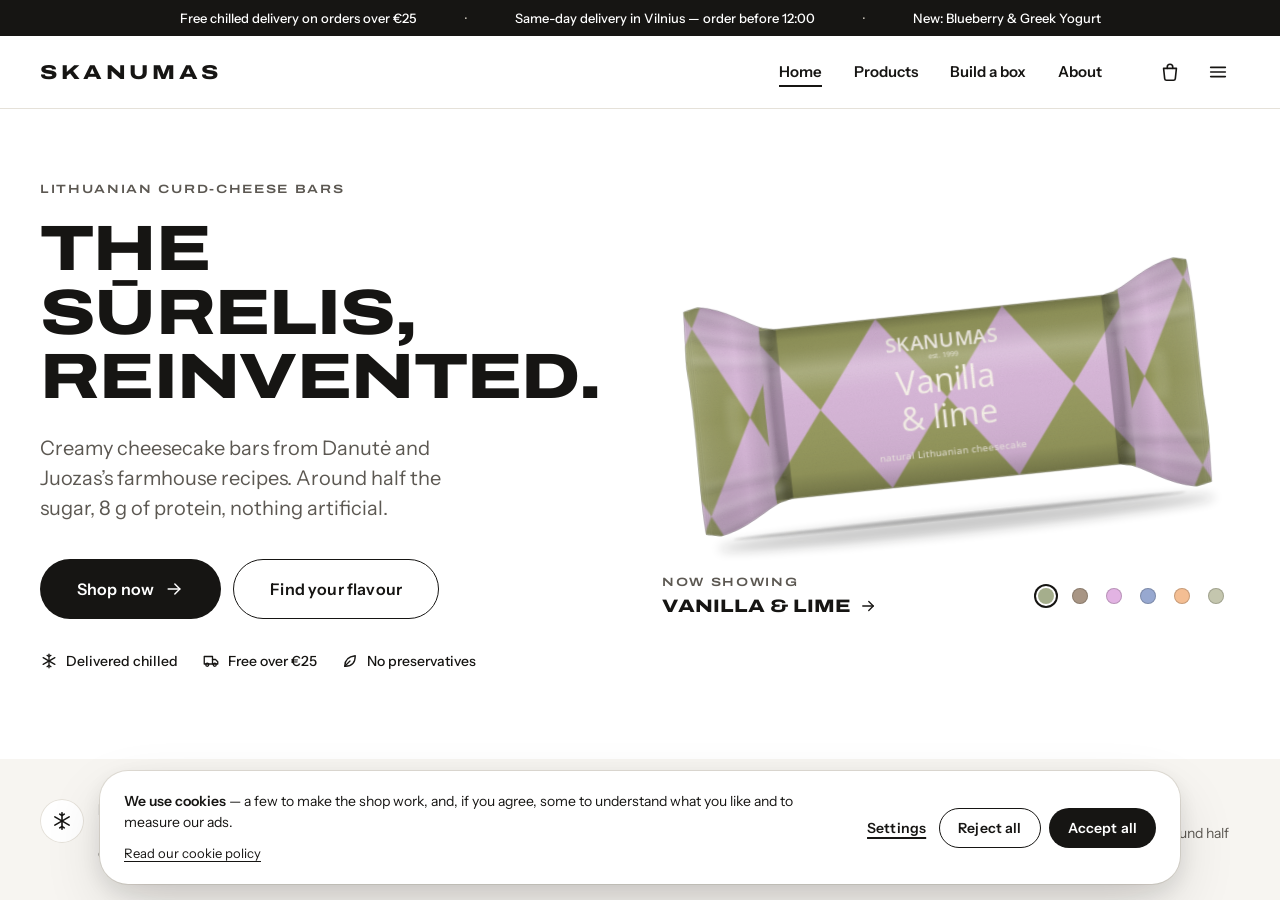
<file: index.html>
<!doctype html>
<html lang="en">
<head>
<meta charset="utf-8">
<meta name="viewport" content="width=device-width, initial-scale=1">
<title>SKANUMAS — Lithuanian cheesecake bars</title>
<meta name="description" content="The sūrelis, reinvented. Creamy cheesecake bars from Danutė and Juozas's farmhouse recipes. Around half the sugar, 8 g of protein, nothing artificial.">
<link rel="stylesheet" href="tokens.css?v=2">
<link rel="stylesheet" href="bundle.css?v=2">
<style>
html, body { margin: 0; height: 100%; background: var(--white); color: var(--ink); font-family: var(--font-sans); }
#root { height: 100dvh; }
</style>
</head>
<body>
<div id="root" class="sk-root"></div>
<noscript>Please turn on JavaScript to view the SKANUMAS shop.</noscript>
<script src="lib/react.production.min.js"></script>
<script src="lib/react-dom.production.min.js"></script>
<script src="bundle.js?v=2"></script>
<script>
ReactDOM.createRoot(document.getElementById('root')).render(
  React.createElement(window.Skanumas.SiteApp, {
    mode: 'viewport',
    height: '100dvh',
    cart: [],
    cookie: true,
    newsletter: true,
    newsletterDelay: 15000
  })
);
</script>
</body>
</html>
</file>
<file: tokens.css>
/* SKANUMAS — generated from tokens.json */
@font-face{font-family:'Archivo Expanded';src:url('fonts/ArchivoExpanded-Light.woff2') format('woff2');font-weight:300;font-style:normal;font-display:swap}
@font-face{font-family:'Archivo Expanded';src:url('fonts/ArchivoExpanded-SemiBold.woff2') format('woff2');font-weight:600;font-style:normal;font-display:swap}
@font-face{font-family:'Archivo Expanded';src:url('fonts/ArchivoExpanded-ExtraBold.woff2') format('woff2');font-weight:800;font-style:normal;font-display:swap}
@font-face{font-family:'Instrument Sans';src:url('fonts/InstrumentSans-Regular.woff2') format('woff2');font-weight:400;font-style:normal;font-display:swap}
@font-face{font-family:'Instrument Sans';src:url('fonts/InstrumentSans-Medium.woff2') format('woff2');font-weight:500;font-style:normal;font-display:swap}
@font-face{font-family:'Instrument Sans';src:url('fonts/InstrumentSans-SemiBold.woff2') format('woff2');font-weight:600;font-style:normal;font-display:swap}
@font-face{font-family:'Open Sans';src:url('fonts/OpenSans-Regular.woff2') format('woff2');font-weight:400;font-style:normal;font-display:swap}
@font-face{font-family:'Open Sans';src:url('fonts/OpenSans-SemiBold.woff2') format('woff2');font-weight:600;font-style:normal;font-display:swap}
:root{
  --white:#ffffff;
  --surface-soft:#f7f5f1;
  --surface-sunken:#efebe4;
  --ink:#161513;
  --ink-muted:#5c5852;
  --line:#e5e1d9;
  --line-control:#8a847a;
  --scrim:#16151399;
  --on-ink:#ffffff;
  --on-ink-muted:#bdb7ad;
  --focus:#161513;
  --deal:#e8946a;
  --deal-ink:#a3481f;
  --deal-soft:#fbe6da;
  --on-deal:var(--ink);
  --fresh:#2c6a4e;
  --fresh-soft:#e3efe7;
  --error:#b3261e;
  --error-soft:#fbe9e7;
  --lime:#a5ae8c;
  --lime-alt:#f2b8c5;
  --lime-band:#f5f4ec;
  --lime-deep:#3d4630;
  --poppy:#f4be93;
  --poppy-alt:#4a4e5c;
  --poppy-band:#fdf3e8;
  --poppy-deep:#6b3816;
  --cherry:#e2b3e3;
  --cherry-alt:#4a2b2b;
  --cherry-band:#fbf2fa;
  --cherry-deep:#4a2b2b;
  --blueberry:#97a8d0;
  --blueberry-alt:#23305a;
  --blueberry-band:#f1f3f9;
  --blueberry-deep:#23305a;
  --chocolate:#a89584;
  --chocolate-alt:#bdd6ea;
  --chocolate-band:#f6f2ee;
  --chocolate-deep:#3a2c22;
  --vanilla:#c4c6ae;
  --vanilla-alt:#f3e39b;
  --vanilla-band:#fafaf2;
  --vanilla-deep:#4b4d36;
  --lime-wrap:#d7b6d8;
  --lime-wrap-edge:#979a5e;
  --poppy-wrap:#4b4f5f;
  --poppy-wrap-edge:#efb586;
  --cherry-wrap:#5c2e32;
  --cherry-wrap-edge:#e0b3e0;
  --blueberry-wrap:#3d5680;
  --blueberry-wrap-edge:#d6b693;
  --chocolate-wrap:#9cadcb;
  --chocolate-wrap-edge:#654f45;
  --vanilla-wrap:#a9a77c;
  --vanilla-wrap-edge:#ecd590;
  --wrap-ink:#f7f2ea;
  --blueberry-tan:#d9bc93;
  --kraft:#cfa97c;
  --kraft-alt:#b98d5d;
  --kraft-band:#f6ecdd;
  --space-1:4px;
  --space-2:8px;
  --space-3:12px;
  --space-4:16px;
  --space-5:24px;
  --space-6:32px;
  --space-7:48px;
  --space-8:64px;
  --space-9:96px;
  --space-10:128px;
  --radius-sm:8px;
  --radius-md:16px;
  --radius-lg:28px;
  --radius-pill:999px;
  --shadow-sm:0 1px 2px #1615130f, 0 2px 8px #16151310;
  --shadow-lg:0 8px 24px #1615131a, 0 24px 64px -8px #16151329;
  --shadow-bar:0 18px 24px -14px #16151340;
  --focus-ring:0 0 0 2px #ffffff, 0 0 0 4px #161513;
  --container-max:1240px;
  --header-height:72px;
  --breakpoint-phone:760px;
  --breakpoint-tablet:1080px;
  --font-display:"Archivo Expanded", "Archivo", "Arial Black", system-ui, sans-serif;
  --font-sans:"Instrument Sans", ui-sans-serif, system-ui, -apple-system, "Segoe UI", sans-serif;
  --font-pack:"Open Sans", "Segoe UI", system-ui, sans-serif;
}
</file>
<file: bundle.css>
/* SKANUMAS — component styles. Every value comes from tokens.css; nothing here re-declares a token. */
body { margin: 0; font-family: var(--font-sans); font-size: 16px; line-height: 26px; color: var(--ink); background: var(--white); -webkit-font-smoothing: antialiased; text-rendering: optimizeLegibility; }
.sk-root, .sk-root *, .sk-root *::before, .sk-root *::after { box-sizing: border-box; }
.sk-root { font-family: var(--font-sans); color: var(--ink); }
:where(.sk-root) img, :where(.sk-root) svg { max-width: 100%; }
:where(.sk-root) button { font: inherit; color: inherit; }
:where(.sk-root) a { color: inherit; }
.sk-root :focus-visible { outline: none; box-shadow: var(--focus-ring); border-radius: var(--radius-sm); }
:where(.sk-root) :where(h1, h2, h3, h4, p, figure) { margin: 0; }
.sk-visually-hidden { position: absolute !important; width: 1px !important; height: 1px !important; padding: 0 !important; margin: -1px !important; border: 0 !important; overflow: hidden !important; clip: rect(0 0 0 0) !important; white-space: nowrap !important; }

/* type helpers (mirror the type tokens, with phone sizes) */
.sk-h-xl, .sk-h-lg, .sk-h-md, .sk-h-sm, .sk-eyebrow { font-family: var(--font-display); text-transform: uppercase; }
.sk-h-xl { font-size: 64px; line-height: 64px; font-weight: 800; letter-spacing: -0.01em; }
.sk-h-lg { font-size: 44px; line-height: 48px; font-weight: 800; letter-spacing: -0.005em; }
.sk-h-md { font-size: 30px; line-height: 34px; font-weight: 800; }
.sk-h-sm { font-size: 18px; line-height: 22px; font-weight: 800; }
.sk-eyebrow { font-size: 12px; line-height: 16px; font-weight: 600; letter-spacing: 0.14em; }
.sk-lead { font-size: 20px; line-height: 30px; }
.sk-body-sm { font-size: 14px; line-height: 22px; }
.sk-caption { font-size: 12px; line-height: 16px; font-weight: 500; }
.sk-muted { color: var(--ink-muted); }
.sk-price-text { font-family: var(--font-display); font-weight: 600; font-size: 18px; line-height: 24px; font-variant-numeric: tabular-nums; }
@media (max-width: 760px) {
  .sk-h-xl { font-size: 40px; line-height: 42px; }
  .sk-h-lg { font-size: 30px; line-height: 34px; }
  .sk-h-md { font-size: 24px; line-height: 28px; }
  .sk-lead { font-size: 18px; line-height: 28px; }
}

/* layout */
.sk-container { width: 100%; max-width: calc(var(--container-max) + 80px); margin: 0 auto; padding: 0 40px; }
.sk-section { padding: var(--space-9) 0; }
.sk-section-tight { padding: var(--space-8) 0; }
.sk-stack > * + * { margin-top: var(--space-3); }
.sk-row { display: flex; gap: var(--space-3); align-items: center; flex-wrap: wrap; }
.sk-demo { padding: var(--space-5); display: flex; gap: var(--space-5); align-items: flex-start; flex-wrap: wrap; }
.sk-demo-col { padding: var(--space-5); display: grid; gap: var(--space-4); }
@media (max-width: 1080px) { .sk-container { padding: 0 24px; } }
@media (max-width: 760px) {
  .sk-container { padding: 0 16px; }
  .sk-section { padding: var(--space-8) 0; }
  .sk-section-tight { padding: var(--space-7) 0; }
}
@media (prefers-reduced-motion: reduce) { .sk-root *, .sk-root *::before, .sk-root *::after { animation-duration: .01ms !important; animation-iteration-count: 1 !important; transition-duration: .01ms !important; } }
.sk-span-2 { grid-column: span 2; }

/* icons, wordmark, pattern, bar, box */
.sk-icon { display: inline-block; flex: none; vertical-align: middle; }
.sk-wordmark { font-family: var(--font-display); font-weight: 800; text-transform: uppercase; letter-spacing: 0.16em; line-height: 1; color: var(--ink); white-space: nowrap; display: inline-block; text-decoration: none; }
.sk-wordmark-sm { font-size: 14px; }
.sk-wordmark-md { font-size: 20px; letter-spacing: 0.18em; }
.sk-wordmark-lg { font-size: 44px; letter-spacing: 0.14em; }
.sk-wordmark-xl { font-size: 88px; letter-spacing: 0.1em; }
.sk-wordmark-vertical { writing-mode: vertical-rl; transform: rotate(180deg); }

.sk-pattern { position: relative; overflow: hidden; }
.sk-pattern-svg { position: absolute; inset: 0; width: 100%; height: 100%; display: block; }
.sk-pattern-content { position: relative; }
.sk-pattern-strip { width: 100%; }

.sk-bar { display: block; height: auto; overflow: visible; }
.sk-bar-mark { font-family: var(--font-display); font-weight: 800; font-size: 10.5px; letter-spacing: 0.22em; fill: var(--ink); }
.sk-bar-name { font-family: var(--font-display); font-weight: 300; letter-spacing: 0.04em; fill: var(--ink); }
.sk-bar-kind { font-family: var(--font-display); font-weight: 600; font-size: 7.5px; letter-spacing: 0.2em; fill: var(--ink); opacity: .72; }

.sk-box { display: block; height: auto; overflow: visible; }
.sk-box-mark { font-family: var(--font-pack); font-weight: 600; font-size: 14px; letter-spacing: 0.03em; fill: var(--ink); }
.sk-box-name { font-family: var(--font-pack); font-weight: 400; font-size: 10.5px; fill: var(--ink); }
.sk-box-lid { font-family: var(--font-pack); font-weight: 600; font-size: 17px; letter-spacing: 0.04em; fill: var(--kraft-alt); }
.sk-box-tag { font-family: var(--font-sans); font-weight: 600; font-size: 8px; fill: var(--ink); }

.sk-farm { display: block; width: 100%; height: auto; }
.sk-photo { margin: 0; border-radius: var(--radius-md); display: flex; align-items: flex-end; padding: var(--space-4); color: var(--ink-muted); position: relative; overflow: hidden; }
.sk-photo figcaption { display: inline-flex; gap: var(--space-2); align-items: center; font-size: 13px; line-height: 18px; font-weight: 500; background: var(--white); color: var(--ink); padding: 6px 12px 6px 10px; border-radius: var(--radius-pill); }
.sk-wrap-mark { font-family: var(--font-pack); font-weight: 600; font-size: 26px; letter-spacing: 0.02em; }
.sk-wrap-flavour { font-family: var(--font-pack); font-weight: 400; letter-spacing: -0.005em; }
.sk-wrap-small { font-family: var(--font-pack); font-weight: 400; font-size: 12.5px; }

/* ---------- buttons ---------- */
.sk-btn { display: inline-flex; align-items: center; justify-content: center; gap: 10px; border: 1.5px solid transparent; border-radius: var(--radius-pill); font-family: var(--font-sans); font-weight: 600; letter-spacing: 0.01em; text-decoration: none; cursor: pointer; white-space: nowrap; transition: background-color .18s ease, color .18s ease, border-color .18s ease, transform .18s ease; -webkit-tap-highlight-color: transparent; }
.sk-btn-md { height: 52px; padding: 0 28px; font-size: 15px; line-height: 20px; }
.sk-btn-sm { height: 40px; padding: 0 18px; font-size: 14px; line-height: 18px; gap: 8px; }
.sk-btn-lg { height: 60px; padding: 0 36px; font-size: 16px; line-height: 20px; }
.sk-btn-full { width: 100%; }
.sk-btn-primary { background: var(--ink); color: var(--white); }
.sk-btn-primary:hover { background: #34312d; }
.sk-btn-outline { background: transparent; color: var(--ink); border-color: var(--ink); }
.sk-btn-outline:hover { background: var(--ink); color: var(--white); }
.sk-btn-light { background: var(--white); color: var(--ink); }
.sk-btn-light:hover { background: var(--surface-soft); }
.sk-btn-ghost { background: transparent; color: var(--ink); padding-left: 4px; padding-right: 4px; height: auto; min-height: 44px; text-decoration: underline; text-underline-offset: 4px; text-decoration-thickness: 1.5px; }
.sk-btn-ghost:hover { text-decoration-thickness: 2.5px; }
.sk-btn .sk-btn-arrow { transition: transform .2s ease; }
.sk-btn:hover .sk-btn-arrow { transform: translateX(4px); }
.sk-btn:active { transform: translateY(1px); }
.sk-btn[disabled] { opacity: .45; cursor: not-allowed; }
.sk-root .sk-btn-primary:focus-visible { box-shadow: var(--focus-ring); }

.sk-iconbtn { position: relative; display: inline-grid; place-items: center; border: 0; background: transparent; color: var(--ink); border-radius: var(--radius-pill); cursor: pointer; }
.sk-iconbtn-md { width: 44px; height: 44px; }
.sk-iconbtn-sm { width: 36px; height: 36px; }
.sk-iconbtn-ghost:hover { background: var(--surface-soft); }
.sk-iconbtn-solid { background: var(--ink); color: var(--white); }
.sk-iconbtn-solid:hover { background: #34312d; }
.sk-iconbtn-light { background: var(--white); }
.sk-iconbtn-outline { border: 1.5px solid var(--ink); }
.sk-iconbtn-outline:hover { background: var(--ink); color: var(--white); }
.sk-iconbtn-outline:disabled { opacity: .35; cursor: default; background: transparent; color: var(--ink); }
.sk-iconbtn-badge { position: absolute; top: 2px; right: 0; min-width: 20px; height: 20px; padding: 0 5px; border-radius: var(--radius-pill); background: var(--deal); color: var(--on-deal); font: 700 11px/20px var(--font-sans); text-align: center; box-shadow: 0 0 0 2px var(--white); }

/* ---------- tags ---------- */
.sk-tag { display: inline-flex; align-items: center; gap: 6px; height: 26px; padding: 0 12px; border-radius: var(--radius-pill); font-family: var(--font-display); font-size: 10.5px; font-weight: 600; letter-spacing: 0.14em; text-transform: uppercase; white-space: nowrap; line-height: 1; }
.sk-tag-neutral { background: var(--white); color: var(--ink); }
.sk-tag-soft { background: var(--surface-soft); color: var(--ink); }
.sk-tag-best { background: var(--ink); color: var(--white); }
.sk-tag-hot { background: var(--ink); color: var(--deal); }
.sk-tag-deal { background: var(--deal); color: var(--on-deal); }
.sk-tag-new { background: var(--white); color: var(--ink); box-shadow: inset 0 0 0 1.5px var(--ink); }
.sk-tag-save { background: var(--deal-soft); color: var(--deal-ink); }
.sk-tag-fresh { background: var(--fresh-soft); color: var(--fresh); }

/* ---------- price ---------- */
.sk-price { display: inline-flex; align-items: baseline; gap: 10px; flex-wrap: wrap; font-variant-numeric: tabular-nums; }
.sk-price-now { font-family: var(--font-display); font-weight: 600; color: var(--ink); }
.sk-price-was { color: var(--ink-muted); font-size: 14px; text-decoration-thickness: 1.5px; }
.sk-price-unit { color: var(--ink-muted); font-size: 13px; }
.sk-price-save { font-family: var(--font-display); font-size: 11px; font-weight: 600; letter-spacing: 0.08em; color: var(--deal-ink); background: var(--deal-soft); padding: 3px 8px; border-radius: var(--radius-pill); align-self: center; }
.sk-price-sm .sk-price-now { font-size: 15px; line-height: 20px; }
.sk-price-md .sk-price-now { font-size: 18px; line-height: 24px; }
.sk-price-lg .sk-price-now { font-size: 26px; line-height: 32px; }
.sk-price-lg .sk-price-was { font-size: 16px; }
.sk-price-badge { background: var(--white); border-radius: var(--radius-pill); padding: 8px 18px; align-items: center; }
.sk-price-badge.sk-price-lg { padding: 10px 22px; }

/* ---------- rating ---------- */
.sk-rating { display: inline-flex; align-items: center; gap: 8px; color: var(--ink); font-size: 14px; line-height: 20px; }
.sk-rating-stars { display: inline-flex; gap: 2px; }
.sk-rating-stars svg { display: block; }
.sk-rating-value { font-weight: 600; }
.sk-rating-count { color: var(--ink-muted); }

/* ---------- quantity ---------- */
.sk-qty { display: inline-flex; align-items: center; border: 1.5px solid var(--line-control); border-radius: var(--radius-pill); background: var(--white); }
.sk-qty button { width: 44px; height: 44px; border: 0; background: transparent; display: grid; place-items: center; border-radius: var(--radius-pill); cursor: pointer; color: var(--ink); }
.sk-qty button:hover:not(:disabled) { background: var(--surface-soft); }
.sk-qty button:disabled { color: var(--line-control); cursor: default; }
.sk-qty output { min-width: 28px; text-align: center; font-weight: 600; font-variant-numeric: tabular-nums; }
.sk-qty-lg { height: 56px; }
.sk-qty-lg button { width: 52px; height: 52px; }
.sk-qty-sm button { width: 34px; height: 34px; }
.sk-qty-sm output { min-width: 22px; font-size: 14px; }

/* ---------- accordion ---------- */
.sk-accordion { border-top: 1px solid var(--line); }
.sk-acc-item { border-bottom: 1px solid var(--line); }
.sk-acc-head { margin: 0; }
.sk-acc-head button { width: 100%; display: flex; align-items: center; justify-content: space-between; gap: 16px; padding: 20px 4px; background: transparent; border: 0; cursor: pointer; text-align: left; font-family: var(--font-display); font-size: 14px; line-height: 20px; font-weight: 600; letter-spacing: 0.08em; text-transform: uppercase; color: var(--ink); }
.sk-acc-head button:hover span { text-decoration: underline; text-underline-offset: 4px; }
.sk-acc-panel[hidden] { display: none; }
.sk-acc-body { padding: 0 4px 24px; font-size: 15px; line-height: 24px; color: var(--ink); }
.sk-acc-body > * + * { margin-top: 12px; }

/* ---------- fields ---------- */
.sk-field { display: grid; gap: 8px; }
.sk-field label { font-size: 14px; line-height: 20px; font-weight: 600; }
.sk-field-opt { font-weight: 400; color: var(--ink-muted); }
.sk-field input, .sk-field textarea, .sk-field select { width: 100%; font: 400 16px/24px var(--font-sans); color: var(--ink); background: var(--white); border: 1.5px solid var(--line-control); border-radius: var(--radius-sm); padding: 13px 16px; appearance: none; }
.sk-field textarea { min-height: 140px; resize: vertical; }
.sk-field input::placeholder, .sk-field textarea::placeholder { color: var(--ink-muted); }
.sk-field input:hover, .sk-field textarea:hover, .sk-field select:hover { border-color: var(--ink); }
.sk-root .sk-field input:focus-visible, .sk-root .sk-field textarea:focus-visible, .sk-root .sk-field select:focus-visible { border-color: var(--ink); box-shadow: var(--focus-ring); border-radius: var(--radius-sm); }
.sk-field.has-error input, .sk-field.has-error textarea { border-color: var(--error); }
.sk-field-msg { font-size: 13px; line-height: 18px; color: var(--ink-muted); display: flex; gap: 6px; align-items: center; }
.sk-field-error { color: var(--error); }
.sk-select-wrap { position: relative; }
.sk-select-wrap select { padding-right: 44px; cursor: pointer; }
.sk-select-wrap .sk-icon { position: absolute; right: 14px; top: 50%; transform: translateY(-50%); pointer-events: none; }

.sk-check { position: relative; }
.sk-check input { position: absolute; opacity: 0; width: 22px; height: 22px; margin: 0; }
.sk-check label { display: flex; gap: 12px; align-items: flex-start; cursor: pointer; font-size: 15px; line-height: 22px; }
.sk-check-box { flex: none; width: 22px; height: 22px; border: 1.5px solid var(--line-control); border-radius: 6px; display: grid; place-items: center; color: transparent; background: var(--white); }
.sk-check input:checked + label .sk-check-box { background: var(--ink); border-color: var(--ink); color: var(--white); }
.sk-check input:focus-visible + label .sk-check-box { box-shadow: var(--focus-ring); }
.sk-check-label { font-weight: 500; }
.sk-check-hint { display: block; color: var(--ink-muted); font-size: 13px; line-height: 20px; }

.sk-switch { display: flex; gap: 16px; align-items: flex-start; justify-content: space-between; }
.sk-switch-text { display: grid; }
.sk-switch button { flex: none; width: 48px; height: 28px; border-radius: var(--radius-pill); border: 1.5px solid var(--line-control); background: var(--surface-sunken); padding: 2px; cursor: pointer; display: flex; transition: background .18s; }
.sk-switch button span { width: 20px; height: 20px; border-radius: 50%; background: var(--white); box-shadow: 0 1px 2px rgb(22 21 19 / .3); transition: transform .18s; }
.sk-switch button[aria-checked="true"] { background: var(--ink); border-color: var(--ink); }
.sk-switch button[aria-checked="true"] span { transform: translateX(20px); }
.sk-switch button:disabled { opacity: .5; cursor: not-allowed; }

.sk-radiocards { display: grid; grid-template-columns: repeat(var(--cols, 1), minmax(0, 1fr)); gap: 12px; }
.sk-radiocard { position: relative; display: flex; gap: 14px; align-items: flex-start; padding: 16px 18px; border: 1.5px solid var(--line-control); border-radius: var(--radius-md); cursor: pointer; background: var(--white); }
.sk-radiocard:hover { border-color: var(--ink); }
.sk-radiocard input { position: absolute; opacity: 0; }
.sk-radiocard.is-checked { border: 2px solid var(--ink); padding: 15.5px 17.5px; background: var(--surface-soft); }
.sk-radio-dot { flex: none; width: 22px; height: 22px; border-radius: 50%; border: 1.5px solid var(--line-control); background: var(--white); margin-top: 1px; display: grid; place-items: center; }
.sk-radiocard.is-checked .sk-radio-dot { border: 7px solid var(--ink); }
.sk-radiocard:has(input:focus-visible) { box-shadow: var(--focus-ring); }
.sk-radiocard-main { flex: 1; display: grid; gap: 2px; }
.sk-radiocard-title { display: flex; gap: 8px; align-items: center; font-weight: 600; font-size: 15px; line-height: 22px; }
.sk-radiocard-hint { color: var(--ink-muted); font-size: 14px; line-height: 20px; }
.sk-radiocard-aside { font-family: var(--font-display); font-weight: 600; font-size: 14px; white-space: nowrap; }

.sk-chip { display: inline-flex; align-items: center; gap: 8px; height: 40px; padding: 0 16px; border-radius: var(--radius-pill); border: 1.5px solid var(--line-control); background: var(--white); color: var(--ink); font: 600 14px/18px var(--font-sans); cursor: pointer; white-space: nowrap; }
.sk-chip:hover { border-color: var(--ink); }
.sk-chip.is-selected { background: var(--ink); border-color: var(--ink); color: var(--white); }
.sk-chip-swatch { width: 14px; height: 14px; border-radius: 50%; box-shadow: inset 0 0 0 1px rgb(22 21 19 / .25); }
.sk-chip-count { font-weight: 500; opacity: .7; }

/* ---------- headings ---------- */
.sk-sechead { display: flex; align-items: flex-end; justify-content: space-between; gap: 24px; margin-bottom: var(--space-7); }
.sk-sechead-center { justify-content: center; text-align: center; }
.sk-sechead-center .sk-sechead-intro { margin-left: auto; margin-right: auto; }
.sk-sechead-eyebrow { margin-bottom: 14px; color: var(--ink-muted); }
.sk-sechead-intro { margin-top: 16px; max-width: 46ch; }
.sk-sechead-action { flex: none; display: flex; gap: 12px; }
@media (max-width: 760px) {
  .sk-sechead { margin-bottom: var(--space-6); flex-direction: column; align-items: flex-start; gap: 16px; }
  .sk-sechead-center { align-items: center; }
}

.sk-crumbs ol { list-style: none; margin: 0; padding: 0; display: flex; flex-wrap: wrap; gap: 6px; font-size: 13px; line-height: 20px; color: var(--ink-muted); }
.sk-crumbs li { display: inline-flex; align-items: center; gap: 6px; }
.sk-crumbs a { color: var(--ink-muted); text-decoration: none; }
.sk-crumbs a:hover { color: var(--ink); text-decoration: underline; }
.sk-crumbs [aria-current] { color: var(--ink); font-weight: 500; }

/* ---------- free shipping ---------- */
.sk-ship { display: grid; gap: 10px; }
.sk-ship-text { display: flex; gap: 10px; align-items: center; font-size: 14px; line-height: 20px; margin: 0; }
.sk-ship-track { height: 8px; border-radius: var(--radius-pill); background: var(--surface-sunken); overflow: hidden; }
.sk-ship-track span { display: block; height: 100%; background: var(--deal); border-radius: inherit; transition: width .4s ease; }
.sk-ship.is-done .sk-ship-track span { background: var(--fresh); }
.sk-ship.is-done .sk-ship-text { color: var(--fresh); }

/* ---------- trust ---------- */
.sk-trust { list-style: none; margin: 0; padding: 0; display: grid; gap: 24px; }
.sk-trust-row { grid-template-columns: repeat(4, minmax(0, 1fr)); }
.sk-trust-stack { grid-template-columns: minmax(0, 1fr); gap: 14px; }
.sk-trust li { display: flex; gap: 14px; align-items: flex-start; }
.sk-trust-icon { flex: none; width: 44px; height: 44px; border-radius: 50%; background: var(--white); box-shadow: inset 0 0 0 1px var(--line); display: grid; place-items: center; }
.sk-trust strong { display: block; font-size: 15px; line-height: 22px; font-weight: 600; }
.sk-trust-text { display: block; font-size: 14px; line-height: 20px; color: var(--ink-muted); margin-top: 2px; }
.sk-trust-stack .sk-trust-icon { width: 36px; height: 36px; }
@media (max-width: 1080px) { .sk-trust-row { grid-template-columns: repeat(2, minmax(0, 1fr)); } }
@media (max-width: 760px) { .sk-trust-row { gap: 20px 14px; } .sk-trust-row li { flex-direction: column; gap: 10px; } }

/* ---------- notice & toast ---------- */
.sk-notice { display: flex; gap: 12px; align-items: flex-start; padding: 14px 16px; border-radius: var(--radius-sm); font-size: 14px; line-height: 20px; }
.sk-notice p { margin: 2px 0 0; }
.sk-notice-info { background: var(--surface-soft); color: var(--ink); }
.sk-notice-success { background: var(--fresh-soft); color: var(--fresh); }
.sk-notice-error { background: var(--error-soft); color: var(--error); }
.sk-notice-deal { background: var(--deal-soft); color: var(--deal-ink); }
.sk-toast { position: fixed; left: 50%; bottom: 24px; transform: translateX(-50%); z-index: 60; display: flex; align-items: center; gap: 12px; background: var(--ink); color: var(--white); padding: 12px 12px 12px 20px; border-radius: var(--radius-pill); box-shadow: var(--shadow-lg); font-size: 15px; line-height: 20px; animation: sk-toast-in .3s ease; max-width: calc(100% - 32px); }
.sk-toast .sk-btn-ghost { color: var(--white); min-height: 32px; }
.sk-toast-close { border: 0; background: transparent; color: var(--white); width: 32px; height: 32px; border-radius: 50%; display: grid; place-items: center; cursor: pointer; }
.sk-root .sk-toast :focus-visible { box-shadow: 0 0 0 2px var(--white); }
@keyframes sk-toast-in { from { opacity: 0; transform: translate(-50%, 12px); } }

/* ---------- flavour pill card ---------- */
.sk-fcard { position: relative; flex: none; width: 248px; height: 560px; border-radius: var(--radius-pill); padding: 40px 24px 44px; display: flex; flex-direction: column; align-items: center; text-align: center; color: var(--ink); overflow: hidden; isolation: isolate; }
.sk-fcard-sm { width: 216px; height: 488px; padding: 34px 20px 38px; }
.sk-fcard-top { height: 26px; display: flex; justify-content: center; }
.sk-fcard-tagspace { height: 26px; }
.sk-fcard-art { flex: 1; display: grid; place-items: center; width: 100%; min-height: 0; padding: 14px 0 10px; cursor: pointer; }
.sk-fcard-art .sk-bar { width: 138px; transition: transform .45s cubic-bezier(.2,.8,.2,1), filter .45s; transform-origin: 50% 60%; }
.sk-fcard-sm .sk-fcard-art .sk-bar { width: 118px; }
.sk-fcard:hover .sk-fcard-art .sk-bar { transform: translateY(-12px) rotate(-7deg); }
.sk-fcard:hover .sk-stand::after { transform: scaleX(.8); opacity: .55; }
.sk-fcard-text { margin: 8px 0 16px; }
.sk-fcard-text h3 { min-height: 44px; display: flex; align-items: center; justify-content: center; }
.sk-fcard-kind { font-size: 15px; line-height: 20px; margin-top: 4px; }
.sk-fcard-cta { background: transparent; }
.sk-fcard::after { content: ''; position: absolute; inset: 0; border-radius: inherit; box-shadow: inset 0 0 0 0 rgb(22 21 19 / 0); transition: box-shadow .3s; pointer-events: none; z-index: -1; }
.sk-fcard:hover::after { box-shadow: inset 0 0 0 2px rgb(22 21 19 / .9); }
@media (max-width: 760px) {
  .sk-fcard { width: 212px; height: 480px; padding: 32px 18px 36px; }
  .sk-fcard-art .sk-bar { width: 116px; }
}

/* ---------- slider ---------- */
.sk-slider { position: relative; }
.sk-slider-track { display: flex; gap: 24px; overflow-x: auto; scroll-snap-type: x mandatory; scroll-padding: 0 4px; padding: 4px 4px 8px; margin: -4px -4px 0; scrollbar-width: none; overscroll-behavior-x: contain; }
.sk-slider-track::-webkit-scrollbar { display: none; }
.sk-slider-item { scroll-snap-align: start; flex: none; display: flex; }
.sk-slider-ctrl { display: flex; justify-content: flex-end; gap: 12px; margin-top: 24px; }
@media (max-width: 760px) {
  .sk-slider-track { gap: 14px; margin-right: -16px; padding-right: 16px; }
  .sk-slider-ctrl { display: none; }
}

/* ---------- product card ---------- */
.sk-pcard { display: flex; flex-direction: column; min-width: 0; }
.sk-pcard-media { position: relative; }
.sk-pcard-media > a { display: block; border-radius: var(--radius-lg); }
.sk-pcard-tile { aspect-ratio: 4 / 5; border-radius: var(--radius-lg); display: grid; place-items: center; overflow: hidden; }
.sk-pcard-tile .sk-stand { width: 42%; }
.sk-pcard-bar { width: 100%; transition: transform .45s cubic-bezier(.2,.8,.2,1); }
.sk-pcard:hover .sk-pcard-bar { transform: translateY(-10px) rotate(-6deg); }
.sk-pcard:hover .sk-stand::after { transform: scaleX(.8); opacity: .55; }
.sk-pcard-tile-bundle, .sk-pcard-tile-gift { background: var(--surface-soft); }
.sk-pcard-tile-bundle .sk-box { width: 82%; transition: transform .45s cubic-bezier(.2,.8,.2,1); }
.sk-pcard:hover .sk-pcard-tile-bundle .sk-box { transform: translateY(-6px); }
.sk-pcard-tags { position: absolute; top: 16px; left: 16px; display: flex; gap: 6px; flex-wrap: wrap; pointer-events: none; }
.sk-pcard-add { position: absolute; right: 14px; bottom: 14px; height: 44px; padding: 0 16px 0 12px; border-radius: var(--radius-pill); border: 0; background: var(--white); color: var(--ink); display: inline-flex; align-items: center; gap: 6px; font: 600 14px/18px var(--font-sans); cursor: pointer; box-shadow: var(--shadow-sm); transition: background .18s, color .18s; }
.sk-pcard-add:hover, .sk-pcard-add.is-added { background: var(--ink); color: var(--white); }
.sk-pcard-body { display: grid; gap: 6px; padding: 16px 4px 0; justify-items: start; }
.sk-pcard-body h3 a { text-decoration: none; }
.sk-pcard-body h3 a:hover { text-decoration: underline; text-underline-offset: 4px; }
@media (max-width: 760px) {
  .sk-pcard-tags { top: 10px; left: 10px; }
  .sk-pcard-tags .sk-tag { height: 22px; padding: 0 8px; font-size: 9px; }
  .sk-pcard-add { right: 8px; bottom: 8px; width: 44px; padding: 0; justify-content: center; }
  .sk-pcard-add-label { display: none; }
  .sk-pcard-body { padding-top: 12px; gap: 4px; }
  .sk-pcard-body .sk-h-sm { font-size: 14px; line-height: 18px; }
  .sk-pcard-body .sk-rating-count { display: none; }
}

/* ---------- gift card art ---------- */
.sk-giftcard { position: relative; width: 78%; aspect-ratio: 1.586; border-radius: 14px; overflow: hidden; box-shadow: 0 18px 24px -14px rgb(22 21 19 / .4); transform: rotate(-6deg); }
.sk-giftcard-pattern { position: absolute; inset: 0; }
.sk-giftcard-band { position: absolute; top: 0; bottom: 0; left: 30%; width: 44%; background: var(--white); display: flex; flex-direction: column; align-items: center; justify-content: center; gap: 6px; }
.sk-giftcard-amt { font-family: var(--font-display); font-weight: 800; font-size: 26px; line-height: 1; }
.sk-giftcard-kind { font-family: var(--font-display); font-size: 8px; font-weight: 600; letter-spacing: 0.2em; }
.sk-giftcard .sk-wordmark-sm { font-size: 9px; }

/* ---------- hot deals ---------- */
.sk-hotdeals { background: var(--deal); color: var(--on-deal); padding: var(--space-9) 0; }
.sk-hotdeals .sk-sechead-eyebrow { color: var(--ink); }
.sk-hotdeals .sk-sechead-intro { color: var(--ink); }
.sk-deals { display: grid; grid-template-columns: repeat(3, minmax(0, 1fr)); gap: 24px; align-items: end; }
.sk-deal { position: relative; background: var(--white); border-radius: var(--radius-lg); padding: 12px 12px 24px; display: flex; flex-direction: column; }
.sk-deal.is-featured { box-shadow: 0 0 0 2px var(--ink), var(--shadow-lg); padding-top: 12px; transform: translateY(-16px); }
.sk-deal-ribbon { position: absolute; top: -16px; left: 50%; transform: translateX(-50%); z-index: 2; display: inline-flex; align-items: center; gap: 6px; background: var(--ink); color: var(--white); height: 32px; padding: 0 16px; border-radius: var(--radius-pill); font-family: var(--font-display); font-size: 10.5px; font-weight: 600; letter-spacing: 0.14em; text-transform: uppercase; white-space: nowrap; margin: 0; }
.sk-deal-media { position: relative; background: var(--deal-soft); border-radius: 20px; padding: 56px 28px 64px; display: grid; place-items: center; }
.sk-deal-media .sk-box { width: 100%; max-width: 280px; transition: transform .45s cubic-bezier(.2,.8,.2,1); }
.sk-deal:hover .sk-deal-media .sk-box { transform: translateY(-6px) rotate(-1.5deg); }
.sk-deal-tags { position: absolute; top: 16px; left: 16px; display: flex; gap: 6px; }
.sk-deal-price { position: absolute; left: 16px; bottom: 16px; box-shadow: var(--shadow-sm); }
.sk-deal-body { padding: 20px 12px 0; display: grid; gap: 8px; }
.sk-deal-count { font-family: var(--font-display); font-size: 12px; line-height: 16px; font-weight: 600; letter-spacing: 0.06em; text-transform: uppercase; color: var(--ink-muted); }
.sk-deal-desc { color: var(--ink-muted); min-height: 44px; margin-bottom: 8px; }
@media (max-width: 1080px) { .sk-deals { grid-template-columns: 1fr 1fr; } .sk-deal.is-featured { transform: none; } }
@media (max-width: 760px) {
  .sk-hotdeals { padding: var(--space-8) 0; }
  .sk-deals { grid-template-columns: minmax(0, 1fr); gap: 32px; }
  .sk-deal.is-featured { order: -1; }
  .sk-deal-media { padding: 48px 20px 60px; }
}

/* ---------- thumbs & cart ---------- */
.sk-thumb { flex: none; border-radius: 12px; display: flex; align-items: center; justify-content: center; overflow: hidden; }
.sk-thumb .sk-bar { height: 86%; width: 100%; filter: none; }
.sk-thumb-box { background: var(--surface-soft); }
.sk-thumb-box .sk-box { width: 92%; filter: none; }
.sk-thumb-gift { background: var(--ink); color: var(--white); }

.sk-overlay { position: fixed; inset: 0; z-index: 50; background: var(--scrim); display: flex; justify-content: flex-end; animation: sk-fade .2s ease; }
.sk-overlay-center { justify-content: center; align-items: center; padding: 24px; }
@keyframes sk-fade { from { opacity: 0; } }
@keyframes sk-slide { from { transform: translateX(32px); opacity: 0; } }
@keyframes sk-rise { from { transform: translateY(24px); opacity: 0; } }
.sk-drawer { width: 440px; max-width: 100%; height: 100%; background: var(--white); box-shadow: var(--shadow-lg); display: flex; flex-direction: column; animation: sk-slide .28s cubic-bezier(.2,.8,.2,1); }
.sk-drawer-inline { height: 780px; border-radius: var(--radius-lg); box-shadow: var(--shadow-lg); overflow: hidden; animation: none; }
.sk-cartpanel { display: flex; flex-direction: column; height: 100%; min-height: 0; }
.sk-cartpanel-head { display: flex; align-items: center; justify-content: space-between; padding: 16px 16px 16px 24px; border-bottom: 1px solid var(--line); }
.sk-cartpanel-ship { padding: 16px 24px; background: var(--surface-soft); }
.sk-cartpanel-lines { list-style: none; margin: 0; padding: 0 24px; overflow-y: auto; flex: 1; min-height: 120px; }
.sk-cartpanel-foot { padding: 20px 24px 24px; border-top: 1px solid var(--line); display: grid; gap: 12px; }
.sk-cartpanel-total { display: flex; justify-content: space-between; align-items: baseline; font-size: 16px; }
.sk-cartpanel-total strong { font-family: var(--font-display); font-size: 22px; font-weight: 600; }
.sk-cartpanel-foot .sk-btn-ghost { justify-self: center; }
.sk-upsell { display: flex; align-items: center; gap: 14px; margin: 0 24px 16px; padding: 12px; border-radius: var(--radius-md); background: var(--surface-soft); }
.sk-upsell > div { flex: 1; }
.sk-upsell-title { font-weight: 600; font-size: 14px; line-height: 20px; }
.sk-cart-empty { flex: 1; display: grid; justify-items: center; align-content: center; gap: 12px; text-align: center; padding: 32px; }
.sk-cart-empty .sk-bar { margin-bottom: 12px; }

.sk-cline { display: flex; gap: 16px; padding: 20px 0; border-bottom: 1px solid var(--line); }
.sk-cline:last-child { border-bottom: 0; }
.sk-cline-main { flex: 1; min-width: 0; display: grid; gap: 4px; align-content: start; }
.sk-cline-head { display: flex; justify-content: space-between; gap: 12px; align-items: baseline; }
.sk-cline-name { font-weight: 600; font-size: 15px; line-height: 20px; }
.sk-cline-price { font-family: var(--font-display); font-weight: 600; font-size: 15px; white-space: nowrap; font-variant-numeric: tabular-nums; }
.sk-cline-meta { font-size: 13px; line-height: 18px; color: var(--ink-muted); }
.sk-cline-actions { display: flex; justify-content: space-between; align-items: center; margin-top: 8px; }
.sk-cline-remove { border: 0; background: transparent; font-size: 13px; text-decoration: underline; text-underline-offset: 3px; cursor: pointer; color: var(--ink-muted); padding: 8px 0; min-height: 36px; }
.sk-cline-remove:hover { color: var(--ink); }
.sk-cline-compact { padding: 12px 0; gap: 12px; border-bottom: 0; }
.sk-paymarks { list-style: none; margin: 4px 0 0; padding: 0; display: flex; flex-wrap: wrap; gap: 6px; justify-content: center; }
.sk-paymarks li { border: 1px solid var(--line); border-radius: 6px; padding: 3px 8px; font-size: 11px; line-height: 16px; font-weight: 600; color: var(--ink-muted); background: var(--white); }
@media (max-width: 760px) {
  .sk-drawer { width: 100%; }
  .sk-cartpanel-lines, .sk-cartpanel-ship, .sk-cartpanel-foot { padding-left: 16px; padding-right: 16px; }
  .sk-upsell { margin: 0 16px 12px; }
}

/* ---------- order summary ---------- */
.sk-summary { background: var(--surface-soft); border-radius: var(--radius-lg); padding: 28px; display: grid; gap: 20px; align-content: start; }
.sk-summary-lines { list-style: none; margin: 0; padding: 0; display: grid; }
.sk-summary .sk-thumb-box { background: var(--white); }
.sk-promo { display: grid; grid-template-columns: 1fr auto; gap: 10px; align-items: start; }
.sk-promo .sk-btn { margin-top: 28px; height: 52px; }
.sk-summary-rows { margin: 0; display: grid; gap: 10px; border-top: 1px solid var(--line); padding-top: 18px; }
.sk-summary-rows > div { display: flex; justify-content: space-between; gap: 12px; font-size: 15px; }
.sk-summary-rows dt, .sk-summary-rows dd { margin: 0; }
.sk-summary-rows dd { font-variant-numeric: tabular-nums; }
.sk-summary-disc { color: var(--deal-ink); }
.sk-summary-total { border-top: 1px solid var(--line); padding-top: 14px; margin-top: 4px; align-items: baseline; }
.sk-summary-total dt { font-weight: 600; }
.sk-summary-total dd { font-family: var(--font-display); font-weight: 600; font-size: 24px; }
@media (max-width: 760px) { .sk-summary { padding: 20px 16px; border-radius: var(--radius-md); } }

/* ---------- nutrition ---------- */
.sk-nutri { width: 100%; border-collapse: collapse; font-size: 14px; line-height: 20px; font-variant-numeric: tabular-nums; }
.sk-nutri th, .sk-nutri td { padding: 9px 0; border-bottom: 1px solid var(--line); text-align: right; font-weight: 400; }
.sk-nutri th[scope="row"], .sk-nutri thead th:first-child { text-align: left; }
.sk-nutri thead th { font-family: var(--font-display); font-size: 10.5px; font-weight: 600; letter-spacing: 0.12em; text-transform: uppercase; color: var(--ink-muted); border-bottom: 1.5px solid var(--ink); }
.sk-nutri tbody th { font-weight: 500; }
.sk-nutri tr.is-sub th { padding-left: 16px; color: var(--ink-muted); font-weight: 400; }

/* ---------- purchase options ---------- */
.sk-buy { display: grid; gap: 16px; }
.sk-buy-plans { display: grid; gap: 10px; }
.sk-plan { position: relative; display: flex; gap: 14px; align-items: center; padding: 14px 18px; border: 1.5px solid var(--line-control); border-radius: var(--radius-md); cursor: pointer; background: var(--white); }
.sk-plan input { position: absolute; opacity: 0; }
.sk-plan:hover { border-color: var(--ink); }
.sk-plan.is-checked { border: 2px solid var(--ink); padding: 13.5px 17.5px; }
.sk-plan.is-checked .sk-radio-dot { border: 7px solid var(--ink); }
.sk-plan:has(input:focus-visible) { box-shadow: var(--focus-ring); }
.sk-plan-main { flex: 1; display: grid; font-size: 14px; line-height: 20px; }
.sk-plan-main strong { font-size: 15px; line-height: 22px; }
.sk-plan-every { display: flex; flex-wrap: wrap; gap: 8px; align-items: center; padding: 4px 0 0 4px; }
.sk-plan-every .sk-chip { height: 36px; }
.sk-buy-row { display: flex; gap: 12px; }
.sk-buy-row .sk-btn { flex: 1; }

/* ---------- reviews ---------- */
.sk-reviews { display: grid; grid-template-columns: 300px minmax(0, 1fr); gap: 48px; align-items: start; }
.sk-reviews-summary { display: grid; gap: 10px; justify-items: start; position: sticky; top: 96px; }
.sk-reviews-score { font-family: var(--font-display); font-weight: 800; font-size: 64px; line-height: 64px; }
.sk-reviews-score span { font-size: 22px; color: var(--ink-muted); font-weight: 600; margin-left: 4px; }
.sk-reviews-dist { list-style: none; margin: 8px 0 12px; padding: 0; width: 100%; display: grid; gap: 6px; }
.sk-reviews-dist li { display: grid; grid-template-columns: 36px 1fr 40px; gap: 10px; align-items: center; font-size: 13px; line-height: 18px; }
.sk-reviews-track { height: 6px; border-radius: var(--radius-pill); background: var(--surface-sunken); overflow: hidden; }
.sk-reviews-track span { display: block; height: 100%; background: var(--ink); border-radius: inherit; }
.sk-reviews-dist li > span:last-child { text-align: right; }
.sk-review { width: 340px; min-height: 280px; background: var(--rv-tint, var(--surface-soft)); border-radius: var(--radius-lg); padding: 28px; display: flex; flex-direction: column; gap: 12px; }
.sk-review-title { font-size: 17px; line-height: 24px; font-weight: 600; }
.sk-review-text { font-size: 15px; line-height: 24px; flex: 1; }
.sk-review-foot { display: flex; flex-wrap: wrap; gap: 4px 12px; font-size: 13px; line-height: 18px; align-items: center; }
.sk-review-name { font-weight: 600; }
.sk-review-verified { display: inline-flex; gap: 4px; align-items: center; color: var(--fresh); font-weight: 500; }
@media (max-width: 1080px) { .sk-reviews { grid-template-columns: minmax(0, 1fr); gap: 32px; } .sk-reviews-summary { position: static; } }
@media (max-width: 760px) { .sk-review { width: 290px; padding: 22px; min-height: 260px; } .sk-reviews-score { font-size: 48px; line-height: 48px; } }

/* ---------- comparison ---------- */
.sk-compare { margin: 0; display: grid; gap: 20px; }
.sk-compare-legend { display: flex; flex-wrap: wrap; gap: 8px 24px; font-size: 14px; line-height: 20px; }
.sk-compare-legend span { display: inline-flex; gap: 8px; align-items: center; }
.sk-compare-key { width: 14px; height: 14px; border-radius: 4px; display: inline-block; }
.sk-compare-key.is-sk { background: var(--ink); }
.sk-compare-key.is-typ { background: var(--line-control); }
.sk-compare-rows { display: grid; gap: 22px; }
.sk-compare-row { display: grid; grid-template-columns: 180px minmax(0, 1fr); gap: 24px; align-items: center; }
.sk-compare-label { display: grid; font-size: 15px; line-height: 20px; }
.sk-compare-label .sk-muted { font-size: 13px; }
.sk-compare-bars { display: grid; gap: 6px; }
.sk-compare-bar { display: flex; align-items: center; gap: 10px; height: 18px; }
.sk-compare-bar span { height: 12px; border-radius: 0 4px 4px 0; display: block; }
.sk-compare-bar.is-sk span { background: var(--ink); }
.sk-compare-bar.is-typ span { background: var(--line-control); }
.sk-compare-bar b { font-size: 13px; line-height: 18px; font-weight: 600; white-space: nowrap; font-variant-numeric: tabular-nums; }
.sk-compare-bar.is-typ b { font-weight: 500; color: var(--ink-muted); }
@media (max-width: 760px) { .sk-compare-row { grid-template-columns: minmax(0, 1fr); gap: 8px; } }

/* ---------- quiz ---------- */
.sk-quiz { border-radius: var(--radius-lg); background: var(--surface-soft); padding: 48px; transition: background .4s; }
.sk-quiz-q { display: grid; gap: 16px; max-width: 880px; }
.sk-quiz-progress { display: flex; gap: 6px; }
.sk-quiz-progress span { width: 48px; height: 4px; border-radius: var(--radius-pill); background: var(--line); }
.sk-quiz-progress span.is-on { background: var(--ink); }
.sk-quiz-answers { display: grid; grid-template-columns: repeat(3, minmax(0, 1fr)); gap: 12px; margin-top: 8px; }
.sk-quiz-answer { display: flex; justify-content: space-between; align-items: center; gap: 12px; padding: 20px 22px; border-radius: var(--radius-md); border: 1.5px solid var(--line-control); background: var(--white); font: 600 16px/22px var(--font-sans); text-align: left; cursor: pointer; color: var(--ink); transition: border-color .18s, transform .18s; }
.sk-quiz-answer:hover { border-color: var(--ink); transform: translateY(-2px); }
.sk-quiz-result { display: grid; grid-template-columns: 200px 1fr; gap: 40px; align-items: center; }
.sk-quiz-result-art { display: grid; place-items: center; }
.sk-quiz-result-art .sk-bar { width: 110px; transform: rotate(-8deg); }
.sk-quiz-result-text { display: grid; gap: 12px; justify-items: start; }
.sk-quiz-result-text .sk-btn-outline { background: transparent; }
.sk-quiz-restart { border: 0; background: transparent; padding: 8px 0; font: 500 14px/20px var(--font-sans); text-decoration: underline; text-underline-offset: 3px; cursor: pointer; color: var(--ink); }
@media (max-width: 760px) {
  .sk-quiz { padding: 28px 20px; }
  .sk-quiz-answers { grid-template-columns: minmax(0, 1fr); }
  .sk-quiz-result { grid-template-columns: minmax(0, 1fr); gap: 20px; }
  .sk-quiz-result-art .sk-bar { width: 80px; }
}

/* ---------- box builder ---------- */
.sk-builder { display: grid; grid-template-columns: minmax(0, 1.25fr) minmax(0, 1fr); gap: 48px; align-items: start; }
.sk-builder-sizes { display: grid; grid-template-columns: repeat(3, 1fr); gap: 12px; margin-bottom: 24px; }
.sk-sizecard { display: grid; gap: 4px; justify-items: start; padding: 16px 18px; border-radius: var(--radius-md); border: 1.5px solid var(--line-control); background: var(--white); cursor: pointer; text-align: left; color: var(--ink); }
.sk-sizecard strong { font-family: var(--font-display); font-weight: 800; font-size: 16px; line-height: 20px; text-transform: uppercase; }
.sk-sizecard span:not(.sk-tag) { font-size: 14px; color: var(--ink-muted); }
.sk-sizecard .sk-tag { margin-top: 6px; }
.sk-sizecard:hover { border-color: var(--ink); }
.sk-sizecard.is-checked { border: 2px solid var(--ink); padding: 15.5px 17.5px; background: var(--surface-soft); }
.sk-builder-list { list-style: none; margin: 0; padding: 0; border-top: 1px solid var(--line); }
.sk-builder-list li { display: flex; align-items: center; gap: 16px; padding: 14px 0; border-bottom: 1px solid var(--line); }
.sk-builder-name { flex: 1; display: grid; font-size: 15px; line-height: 22px; }
.sk-builder-box { position: sticky; top: 96px; background: var(--surface-soft); border-radius: var(--radius-lg); padding: 28px; display: grid; gap: 18px; }
.sk-builder-grid { display: grid; grid-template-columns: repeat(var(--cols), 1fr); gap: 8px; }
.sk-builder-slot { aspect-ratio: 1 / 1.7; border-radius: 10px; border: 1.5px dashed var(--line-control); display: flex; align-items: center; justify-content: center; overflow: hidden; }
.sk-builder-slot.is-filled { border: 0; animation: sk-pop .3s cubic-bezier(.2,.8,.2,1.4); }
.sk-builder-slot .sk-bar { height: 82%; width: 100%; filter: none; }
@keyframes sk-pop { from { transform: scale(.7); opacity: 0; } }
.sk-builder-status { display: flex; gap: 8px; align-items: center; font-size: 15px; line-height: 22px; }
.sk-builder-total { display: flex; justify-content: space-between; align-items: center; border-top: 1px solid var(--line); padding-top: 16px; font-weight: 600; }
@media (max-width: 1080px) { .sk-builder { grid-template-columns: minmax(0, 1fr); } .sk-builder-box { position: static; } }
@media (max-width: 760px) {
  .sk-builder { gap: 28px; }
  .sk-builder-sizes { gap: 8px; }
  .sk-sizecard { padding: 12px; }
  .sk-sizecard.is-checked { padding: 11.5px; }
  .sk-sizecard strong { font-size: 13px; }
  .sk-builder-box { padding: 20px 16px; }
  .sk-builder-list li { gap: 12px; }
  .sk-builder-name .sk-muted { display: none; }
}

/* ---------- newsletter ---------- */
.sk-news { position: relative; width: 820px; max-width: 100%; max-height: calc(100vh - 48px); overflow: auto; display: grid; grid-template-columns: 1fr 1.1fr; background: var(--deal); color: var(--on-deal); border-radius: var(--radius-lg); box-shadow: var(--shadow-lg); animation: sk-rise .3s cubic-bezier(.2,.8,.2,1); }
.sk-news.is-inline { animation: none; }
.sk-news-close { position: absolute; top: 14px; right: 14px; z-index: 2; }
.sk-news-art { display: grid; place-items: center; padding: 48px 32px; background: rgb(255 255 255 / .18); }
.sk-news-art .sk-box { width: 100%; max-width: 300px; transform: rotate(-4deg); }
.sk-news-body { padding: 52px 44px 36px; display: grid; gap: 14px; align-content: center; }
.sk-news-title { font-family: var(--font-display); font-weight: 800; text-transform: uppercase; font-size: 52px; line-height: 52px; }
.sk-news-form { display: grid; gap: 12px; margin-top: 4px; }
.sk-news-form .sk-field label { color: var(--ink); }
.sk-news-form .sk-field input { border-color: var(--ink); }
.sk-news .sk-field-error { color: var(--ink); font-weight: 600; }
.sk-news .sk-caption a { color: var(--ink); }
.sk-news-no { justify-self: start; border: 0; background: transparent; font: 600 14px/20px var(--font-sans); text-decoration: underline; text-underline-offset: 3px; padding: 10px 0; cursor: pointer; color: var(--ink); }
.sk-news-code { border: 2px dashed var(--ink); border-radius: var(--radius-md); padding: 14px; text-align: center; font-family: var(--font-display); font-weight: 800; font-size: 24px; letter-spacing: 0.16em; background: rgb(255 255 255 / .35); }
.sk-root .sk-news :focus-visible { box-shadow: 0 0 0 2px var(--deal), 0 0 0 4px var(--ink); }
@media (max-width: 760px) {
  .sk-overlay-center:has(.sk-news) { align-items: flex-end; padding: 0; }
  .sk-news { grid-template-columns: minmax(0, 1fr); border-radius: var(--radius-lg) var(--radius-lg) 0 0; max-height: 92vh; animation: sk-rise .3s ease; }
  .sk-news.is-inline { border-radius: var(--radius-lg); }
  .sk-news-art { padding: 28px 24px 8px; background: transparent; }
  .sk-news-art .sk-box { max-width: 190px; }
  .sk-news-body { padding: 8px 20px 24px; gap: 12px; }
  .sk-news-title { font-size: 36px; line-height: 38px; }
}

/* ---------- cookie banner ---------- */
.sk-cookie { position: fixed; left: 16px; right: 16px; bottom: 16px; z-index: 45; max-width: 1080px; margin: 0 auto; background: var(--white); border-radius: var(--radius-lg); box-shadow: var(--shadow-lg), 0 0 0 1px var(--line); padding: 20px 24px; display: flex; gap: 24px; align-items: center; animation: sk-rise .3s ease; }
.sk-cookie.is-inline { position: relative; left: auto; right: auto; bottom: auto; animation: none; }
.sk-cookie.is-expanded { align-items: flex-end; }
.sk-cookie-text { flex: 1; display: grid; gap: 10px; font-size: 14px; line-height: 21px; }
.sk-cookie-link { font-size: 13px; text-underline-offset: 3px; justify-self: start; }
.sk-cookie-prefs { display: grid; gap: 14px; padding: 12px 0 4px; max-width: 560px; }
.sk-cookie-prefs .sk-check-label { font-size: 14px; font-weight: 600; }
.sk-cookie-actions { display: flex; gap: 8px; flex: none; align-items: center; }
@media (max-width: 760px) {
  .sk-cookie { left: 8px; right: 8px; bottom: 8px; flex-direction: column; align-items: stretch; gap: 14px; padding: 18px 16px 16px; border-radius: 20px; }
  .sk-cookie.is-expanded { align-items: stretch; }
  .sk-cookie-actions { display: grid; grid-template-columns: 1fr 1fr; }
  .sk-cookie-actions .sk-btn-ghost, .sk-cookie-actions > .sk-btn:first-child { grid-column: 1 / -1; }
  .sk-cookie-actions .sk-btn { width: 100%; }
}

/* a bar standing on a surface: the floor shadow stays put while the bar lifts */
.sk-stand { position: relative; display: inline-block; line-height: 0; isolation: isolate; }
.sk-stand::after { content: ''; position: absolute; left: 8%; right: 8%; bottom: 3.5%; height: 4%; border-radius: 50%; background: radial-gradient(closest-side, rgb(22 21 19 / .42), rgb(22 21 19 / 0)); transition: transform .45s cubic-bezier(.2,.8,.2,1), opacity .45s; z-index: -1; }
.sk-stand .sk-bar { position: relative; }

/* studio light on product backdrops: a soft key light from above and a gentle falloff, same flavour hue */
.sk-fcard::before, .sk-pcard-tile::before, .sk-pdp-stage::before, .sk-quiz.is-done::before {
  content: ''; position: absolute; inset: 0; border-radius: inherit; pointer-events: none; z-index: -1;
  background: radial-gradient(90% 60% at 50% 22%, rgb(255 255 255 / .22), rgb(255 255 255 / 0) 70%), linear-gradient(180deg, rgb(22 21 19 / 0) 60%, rgb(22 21 19 / .07));
}
.sk-pcard-tile { position: relative; isolation: isolate; }
.sk-pdp-stage, .sk-quiz.is-done { isolation: isolate; position: relative; }

/* ---------- site frame ---------- */
.sk-site { background: var(--white); position: relative; }
.sk-site-viewport { overflow: hidden; }
.sk-site-viewport .sk-site-scroll { height: 100%; overflow-y: auto; overflow-x: hidden; scroll-behavior: smooth; }
.sk-site-viewport .sk-overlay, .sk-site-viewport .sk-cookie, .sk-site-viewport .sk-toast { position: absolute; }
.sk-site-viewport .sk-reviews-summary, .sk-site-viewport .sk-builder-box { top: 96px; }
.sk-main { display: block; }

/* ---------- announcement ---------- */
.sk-announce { background: var(--ink); color: var(--on-ink); font-size: 13px; line-height: 18px; font-weight: 500; }
.sk-announce p { margin: 0; text-align: center; padding: 9px 16px; }
.sk-announce-desktop { display: flex; justify-content: center; gap: 48px; }
.sk-announce-desktop span + span::before { content: '·'; margin-right: 48px; color: var(--on-ink-muted); }
.sk-announce-mobile { display: none; }
@media (max-width: 1080px) { .sk-announce-desktop { display: none !important; } .sk-announce-mobile { display: block; } }

/* ---------- header ---------- */
.sk-header { position: sticky; top: 0; z-index: 30; background: rgb(255 255 255 / .94); backdrop-filter: saturate(1.4) blur(10px); border-bottom: 1px solid var(--line); }
.sk-header-inner { height: var(--header-height); display: flex; align-items: center; gap: 32px; }
.sk-header-logo { text-decoration: none; display: inline-flex; padding: 6px 0; }
.sk-header-nav { margin-left: auto; }
.sk-header-nav ul { list-style: none; margin: 0; padding: 0; display: flex; gap: 4px; }
.sk-header-nav a { display: inline-flex; align-items: center; height: 44px; padding: 0 14px; border-radius: var(--radius-pill); text-decoration: none; font-size: 15px; font-weight: 600; }
.sk-header-nav a:hover { background: var(--surface-soft); }
.sk-header-nav a[aria-current="page"] { text-decoration: underline; text-underline-offset: 8px; text-decoration-thickness: 2px; }
.sk-header-actions { display: flex; gap: 4px; align-items: center; }
.sk-header-checkout .sk-header-inner { justify-content: space-between; }
.sk-checkout-back, .sk-checkout-secure { display: inline-flex; gap: 8px; align-items: center; font-size: 14px; font-weight: 600; text-decoration: none; margin: 0; min-width: 160px; }
.sk-checkout-secure { justify-content: flex-end; color: var(--fresh); }
.sk-checkout-foot { border-top: 1px solid var(--line); padding: 24px 0 40px; font-size: 13px; color: var(--ink-muted); }
.sk-checkout-foot .sk-container { display: flex; justify-content: space-between; gap: 16px; flex-wrap: wrap; }
.sk-checkout-foot nav { display: flex; gap: 20px; }
@media (max-width: 760px) {
  .sk-header-inner { height: 60px; gap: 8px; }
  .sk-header-nav { display: none; }
  .sk-header-actions { margin-left: auto; margin-right: -8px; }
  .sk-header .sk-wordmark-md { font-size: 17px; }
  .sk-checkout-back span, .sk-checkout-secure span { display: none; }
  .sk-checkout-back, .sk-checkout-secure { min-width: 44px; }
}

/* ---------- menu ---------- */
.sk-overlay-menu { justify-content: flex-end; }
.sk-menu { width: 460px; max-width: 100%; height: 100%; background: var(--white); display: flex; flex-direction: column; overflow-y: auto; animation: sk-slide .28s cubic-bezier(.2,.8,.2,1); }
.sk-menu.is-inline { height: 760px; border-radius: var(--radius-lg); box-shadow: var(--shadow-lg); animation: none; }
.sk-menu-head { display: flex; justify-content: space-between; align-items: center; padding: 12px 16px 12px 24px; border-bottom: 1px solid var(--line); }
.sk-menu-main { display: grid; padding: 8px 24px; }
.sk-menu-link { display: flex; justify-content: space-between; align-items: center; padding: 18px 0; border: 0; border-bottom: 1px solid var(--line); background: transparent; cursor: pointer; font-family: var(--font-display); font-weight: 800; font-size: 22px; line-height: 28px; text-transform: uppercase; color: var(--ink); text-align: left; }
.sk-menu-link .sk-icon { transition: transform .2s; }
.sk-menu-link:hover .sk-icon { transform: translateX(4px); }
.sk-menu-flavours { padding: 24px; }
.sk-menu-flavours ul { list-style: none; margin: 12px 0 0; padding: 0; display: grid; grid-template-columns: 1fr 1fr; gap: 4px 12px; }
.sk-menu-flavours button { display: flex; align-items: center; gap: 10px; border: 0; background: transparent; padding: 10px 0; font: 500 15px/20px var(--font-sans); cursor: pointer; color: var(--ink); text-align: left; }
.sk-menu-swatch { width: 18px; height: 18px; border-radius: 50%; flex: none; }
.sk-menu-foot { margin-top: auto; padding: 20px 24px 28px; background: var(--surface-soft); display: flex; flex-wrap: wrap; gap: 8px 20px; font-size: 14px; }
.sk-menu-foot button, .sk-menu-foot a { border: 0; background: transparent; padding: 6px 0; font: 500 14px/20px var(--font-sans); color: var(--ink); cursor: pointer; text-decoration: underline; text-underline-offset: 3px; }
@media (max-width: 760px) { .sk-menu { width: 100%; } .sk-menu-main, .sk-menu-flavours { padding-left: 16px; padding-right: 16px; } .sk-menu-link { font-size: 20px; } }

/* ---------- footer ---------- */
.sk-footer { background: var(--ink); color: var(--on-ink); padding: 80px 0 32px; }
.sk-footer a { color: var(--on-ink); text-decoration: none; }
.sk-footer a:hover { text-decoration: underline; text-underline-offset: 3px; }
.sk-root .sk-footer :focus-visible { box-shadow: 0 0 0 2px var(--ink), 0 0 0 4px var(--on-ink); }
.sk-footer-top { display: grid; grid-template-columns: 1.1fr 1fr; gap: 64px; padding-bottom: 56px; border-bottom: 1px solid rgb(255 255 255 / .16); }
.sk-footer-tag { margin-top: 20px; max-width: 40ch; color: var(--on-ink-muted); font-size: 15px; line-height: 24px; }
.sk-footer-news { display: grid; gap: 10px; align-content: start; }
.sk-footer-muted { color: var(--on-ink-muted); font-size: 14px; line-height: 21px; }
.sk-footer-news-row { display: flex; gap: 8px; margin-top: 6px; }
.sk-footer-news-row input { flex: 1; min-width: 0; height: 52px; border-radius: var(--radius-pill); border: 1.5px solid var(--on-ink-muted); background: transparent; color: var(--on-ink); padding: 0 22px; font: 400 16px/24px var(--font-sans); }
.sk-footer-news-row input::placeholder { color: var(--on-ink-muted); }
.sk-footer-done { display: flex; gap: 8px; align-items: center; font-weight: 600; }
.sk-footer-cols { display: grid; grid-template-columns: repeat(4, minmax(0, 1fr)); gap: 32px; padding: 48px 0; }
.sk-footer-head { font-family: var(--font-display); font-weight: 600; font-size: 12px; letter-spacing: 0.14em; text-transform: uppercase; color: var(--on-ink-muted); margin-bottom: 16px; }
.sk-footer-cols ul { list-style: none; margin: 0; padding: 0; display: grid; gap: 4px; font-size: 15px; line-height: 22px; }
.sk-footer-cols li a { display: inline-block; padding: 6px 0; }
.sk-socials { margin-top: 16px !important; display: flex !important; flex-wrap: wrap; gap: 8px !important; }
.sk-socials a { display: inline-flex !important; align-items: center; gap: 6px; height: 36px; padding: 0 14px !important; border-radius: var(--radius-pill); border: 1.5px solid var(--on-ink-muted); font-size: 13px; font-weight: 600; }
.sk-socials a:hover { background: var(--on-ink); color: var(--ink); text-decoration: none; }
.sk-footer-bottom { display: flex; justify-content: space-between; align-items: center; gap: 16px; flex-wrap: wrap; padding-top: 24px; border-top: 1px solid rgb(255 255 255 / .16); font-size: 13px; color: var(--on-ink-muted); }
.sk-footer-pay { justify-content: flex-end; margin: 0; }
.sk-footer-pay li { background: transparent; color: var(--on-ink-muted); border-color: rgb(255 255 255 / .28); }
@media (max-width: 1080px) { .sk-footer-top { grid-template-columns: minmax(0, 1fr); gap: 40px; } .sk-footer-cols { grid-template-columns: 1fr 1fr; } }
@media (max-width: 760px) {
  .sk-footer { padding: 56px 0 28px; }
  .sk-footer .sk-wordmark-lg { font-size: 30px; }
  .sk-footer-news-row { flex-direction: column; }
  .sk-footer-news-row input { flex: none; }
  .sk-footer-news-row .sk-btn { width: 100%; }
  .sk-footer-cols { gap: 28px 16px; padding: 40px 0; }
  .sk-footer-bottom { flex-direction: column; align-items: flex-start; }
  .sk-footer-pay { justify-content: flex-start; }
}

/* ---------- hero ---------- */
.sk-hero { padding: 72px 0 88px; overflow: hidden; }
.sk-hero-inner { display: grid; grid-template-columns: minmax(0, 1fr) minmax(0, 1.05fr); gap: 56px; align-items: center; }
.sk-hero-eyebrow { color: var(--ink-muted); margin-bottom: 20px; }
.sk-hero-copy h1 { max-width: 9.5em; }
.sk-hero-lead { margin-top: 24px; max-width: 34ch; color: var(--ink-muted); }
.sk-hero-ctas { display: flex; gap: 12px; flex-wrap: wrap; margin-top: 36px; }
.sk-hero-proof { list-style: none; margin: 32px 0 0; padding: 0; display: flex; flex-wrap: wrap; gap: 10px 24px; font-size: 14px; line-height: 20px; font-weight: 500; }
.sk-hero-proof li { display: inline-flex; gap: 8px; align-items: center; }
.sk-hero-stage { position: relative; }
.sk-hero-bars { position: relative; aspect-ratio: 2 / 1.12; }
.sk-hero-bar { position: absolute; inset: 0; display: grid; place-items: center; transition: transform 1.3s cubic-bezier(.65,0,.25,1), opacity 1.1s ease; }
.sk-hero-bar .sk-bar { width: 94%; }
.sk-hero-bar.is-active { transform: translateX(0) rotate(-6deg); opacity: 1; }
.sk-hero-bar.is-leaving { transform: translateX(-70%) rotate(-12deg); opacity: 0; }
.sk-hero-bar.is-waiting { transform: translateX(70%) rotate(0deg); opacity: 0; transition: none; }
.sk-hero-caption { display: flex; justify-content: space-between; align-items: center; gap: 16px; margin-top: 12px; padding: 0 8px; }
.sk-hero-caption p { display: grid; gap: 4px; margin: 0; }
.sk-hero-flavour { display: inline-flex; gap: 8px; align-items: center; font-family: var(--font-display); font-weight: 800; font-size: 18px; line-height: 24px; text-transform: uppercase; text-decoration: none; }
.sk-hero-flavour:hover { text-decoration: underline; text-underline-offset: 5px; }
.sk-hero-dots { display: flex; gap: 2px; }
.sk-hero-dots button { width: 32px; height: 32px; border: 0; background: transparent; padding: 0; cursor: pointer; display: grid; place-items: center; border-radius: 50%; }
.sk-hero-dots button::before { content: ''; width: 16px; height: 16px; border-radius: 50%; background: var(--dot); box-shadow: inset 0 0 0 1px rgb(22 21 19 / .2); transition: transform .2s, box-shadow .2s; }
.sk-hero-dots button.is-on::before { box-shadow: 0 0 0 2px var(--white), 0 0 0 4px var(--ink); }
@media (max-width: 1080px) { .sk-hero-inner { grid-template-columns: minmax(0, 1fr); gap: 24px; } .sk-hero-copy h1 { max-width: none; } }
@media (max-width: 760px) {
  .sk-hero { padding: 32px 0 56px; }
  .sk-hero-eyebrow { margin-bottom: 14px; }
  .sk-hero-lead { margin-top: 16px; }
  .sk-hero-inner { display: flex; flex-direction: column; align-items: stretch; gap: 8px; }
  .sk-hero-stage { order: 2; margin: 8px -8px 0; }
  .sk-hero-copy { display: contents; }
  .sk-hero-copy > .sk-hero-ctas { order: 3; margin-top: 20px; display: grid; grid-template-columns: minmax(0, 1fr); }
  .sk-hero-copy > .sk-hero-proof { order: 4; margin-top: 20px; justify-content: flex-start; gap: 8px 18px; font-size: 13px; }
  .sk-hero-caption .sk-eyebrow { display: none; }
  .sk-hero-proof li .sk-icon { width: 16px; height: 16px; }
  .sk-hero-caption { margin-top: 0; }
  .sk-hero-flavour { font-size: 15px; }
  .sk-hero-dots button { width: 28px; height: 28px; }
  .sk-hero-dots button::before { width: 14px; height: 14px; }
}

/* ---------- shared page pieces ---------- */
.sk-band-soft { background: var(--surface-soft); }
.sk-section-trust { padding-top: 40px; padding-bottom: 40px; }
.sk-section-pt0 { padding-top: 0 !important; }
.sk-pagehead { padding: 32px 0 40px; }
.sk-pagehead .sk-crumbs { margin-bottom: 28px; }
.sk-pagehead h1 { margin-bottom: 14px; }
.sk-pagehead .sk-lead { max-width: 56ch; }
.sk-pagehead-eyebrow { margin-bottom: 12px; }
.sk-page-title { margin: 24px 0 32px; }
.sk-center { text-align: center; }
.sk-center-row { justify-content: center; }
.sk-empty { display: grid; justify-items: center; gap: 16px; text-align: center; padding: 64px 16px; border-radius: var(--radius-lg); background: var(--surface-soft); }
.sk-empty-cart { background: transparent; padding: 40px 16px 80px; }
.sk-empty-cart .sk-bar { margin-bottom: 16px; }
.sk-btn-on-ink { color: var(--on-ink); border-color: var(--on-ink); }
.sk-btn-on-ink:hover { background: var(--on-ink); color: var(--ink); }
@media (max-width: 760px) { .sk-pagehead { padding: 20px 0 28px; } .sk-pagehead .sk-crumbs { margin-bottom: 18px; } .sk-section-trust { padding-top: 28px; padding-bottom: 28px; } }

/* ---------- home ---------- */
.sk-why { display: grid; grid-template-columns: minmax(0, 0.9fr) minmax(0, 1.1fr); gap: 80px; align-items: center; }
.sk-why-copy { display: grid; gap: 18px; }
.sk-stats { display: grid; grid-template-columns: repeat(3, auto); justify-content: start; gap: 36px; margin: 16px 0 0; }
.sk-stats div { display: flex; flex-direction: column-reverse; gap: 4px; }
.sk-stats dt { font-size: 14px; line-height: 20px; color: var(--ink-muted); }
.sk-stats dd { margin: 0; font-family: var(--font-display); font-weight: 800; font-size: 40px; line-height: 44px; }
.sk-why-chart { padding: 36px; border-radius: var(--radius-lg); box-shadow: inset 0 0 0 1px var(--line); }
.sk-story-teaser { display: grid; grid-template-columns: minmax(0, 1.1fr) minmax(0, 0.9fr); gap: 72px; align-items: center; }
.sk-story-copy { display: grid; gap: 18px; justify-items: start; }
.sk-story-art { background: var(--white); border-radius: var(--radius-lg); padding: 40px 32px 24px; }
.sk-promos { display: grid; grid-template-columns: 1.3fr 1fr 1fr; gap: 24px; }
.sk-promo-card { position: relative; border-radius: var(--radius-lg); padding: 36px; display: grid; gap: 12px; align-content: start; justify-items: start; overflow: hidden; min-height: 340px; }
.sk-promo-box { padding: 0; }
.sk-promo-pattern { position: absolute; inset: 0; }
.sk-promo-inner { position: relative; margin: 28px; background: var(--kraft-band); border-radius: 20px; padding: 28px; display: grid; gap: 12px; justify-items: start; align-self: end; }
.sk-promo-sub, .sk-promo-gift { background: var(--surface-soft); }
.sk-promo-card .sk-btn { margin-top: 8px; }
.sk-promo-card .sk-btn-outline { background: var(--white); }
.sk-promo-icon { position: absolute; right: -14px; bottom: -14px; color: var(--line-control); opacity: .45; pointer-events: none; }
.sk-ugc { display: grid; grid-template-columns: repeat(6, minmax(0, 1fr)); gap: 12px; }
.sk-ugc .sk-photo figcaption { font-size: 12px; padding: 4px 10px 4px 8px; }
@media (max-width: 1080px) {
  .sk-why, .sk-story-teaser { grid-template-columns: minmax(0, 1fr); gap: 40px; }
  .sk-promos { grid-template-columns: 1fr 1fr; }
  .sk-promo-box { grid-column: 1 / -1; }
  .sk-ugc { grid-template-columns: repeat(3, 1fr); }
}
@media (max-width: 760px) {
  .sk-why-chart { padding: 20px 16px; }
  .sk-stats { gap: 20px; }
  .sk-stats dd { font-size: 30px; line-height: 34px; }
  .sk-story-art { padding: 24px 12px 12px; }
  .sk-story-teaser { gap: 28px; }
  .sk-promos { grid-template-columns: minmax(0, 1fr); gap: 16px; }
  .sk-promo-card { min-height: 0; padding: 28px 24px; }
  .sk-promo-box { padding: 0; }
  .sk-promo-inner { margin: 72px 16px 16px; padding: 22px; }
  .sk-ugc { grid-template-columns: repeat(6, 150px); overflow-x: auto; margin-right: -16px; padding-right: 16px; scrollbar-width: none; }
}

/* ---------- shop ---------- */
.sk-shop { padding-bottom: var(--space-9); }
.sk-toolbar { display: flex; justify-content: space-between; align-items: center; gap: 16px; padding-bottom: 16px; border-bottom: 1px solid var(--line); }
.sk-toolbar-chips { display: flex; gap: 8px; flex-wrap: wrap; }
.sk-toolbar-sort { width: 260px; flex: none; }
.sk-toolbar-sort select { height: 44px; padding-top: 0; padding-bottom: 0; border-radius: var(--radius-pill); font-size: 14px; font-weight: 600; }
.sk-toolbar-flavours { display: flex; align-items: center; gap: 16px; padding: 16px 0; }
.sk-toolbar-scroll { display: flex; gap: 8px; flex-wrap: wrap; align-items: center; }
.sk-toolbar-flavours .sk-chip { height: 36px; padding: 0 14px; font-size: 13px; }
.sk-clear { border: 0; background: transparent; font: 600 13px/18px var(--font-sans); text-decoration: underline; text-underline-offset: 3px; cursor: pointer; padding: 8px; color: var(--ink); }
.sk-results { font-size: 14px; color: var(--ink-muted); margin: 8px 0 24px; }
.sk-grid { display: grid; grid-template-columns: repeat(4, minmax(0, 1fr)); gap: 40px 24px; }
.sk-grid-banner { grid-column: span 2; position: relative; border-radius: var(--radius-lg); overflow: hidden; min-height: 220px; display: flex; align-items: flex-end; }
.sk-grid-banner-pattern { position: absolute; inset: 0; }
.sk-grid-banner-inner { position: relative; margin: 28px; background: var(--kraft-band); border-radius: 20px; padding: 28px 32px; display: grid; gap: 10px; justify-items: start; max-width: 460px; }
@media (max-width: 1080px) { .sk-grid { grid-template-columns: repeat(3, minmax(0, 1fr)); } }
@media (max-width: 760px) {
  .sk-toolbar { flex-direction: column; align-items: stretch; border-bottom: 0; padding-bottom: 8px; }
  .sk-toolbar-chips { flex-wrap: nowrap; overflow-x: auto; margin: 0 -16px; padding: 2px 16px; scrollbar-width: none; }
  .sk-toolbar-sort { width: 100%; }
  .sk-toolbar-flavours { flex-direction: column; align-items: flex-start; gap: 8px; padding: 8px 0 12px; border-bottom: 1px solid var(--line); }
  .sk-toolbar-scroll { flex-wrap: nowrap; overflow-x: auto; margin: 0 -16px; padding: 2px 16px; width: calc(100% + 32px); scrollbar-width: none; }
  .sk-results { margin: 12px 0 16px; }
  .sk-grid { grid-template-columns: repeat(2, minmax(0, 1fr)); gap: 28px 12px; }
  .sk-grid-banner { min-height: 0; }
  .sk-grid-banner-inner { margin: 64px 12px 12px; padding: 20px; }
  .sk-shop { padding-bottom: var(--space-8); }
}

/* ---------- product page ---------- */
.sk-pdp { padding: 24px 0 var(--space-9); }
.sk-pdp-grid { display: grid; grid-template-columns: minmax(0, 1.12fr) minmax(0, 1fr); gap: 64px; margin-top: 24px; align-items: start; }
.sk-pdp-gallery { position: sticky; top: 96px; display: grid; gap: 12px; }
.sk-pdp-stage { position: relative; background: var(--fl); border-radius: var(--radius-lg); aspect-ratio: 1 / 1; display: grid; place-items: center; overflow: hidden; }
.sk-pdp-stage-tag { position: absolute; top: 20px; left: 20px; z-index: 1; }
.sk-pdp-stage-art { width: 100%; height: 100%; display: grid; place-items: center; animation: sk-fade .4s ease; }
.sk-pdp-bar { width: 88%; transform: rotate(-8deg); }
.sk-pdp-upright { height: 84%; width: auto; }
.sk-pdp-box { width: 74%; }
.sk-pdp-thumbs { display: grid; grid-template-columns: repeat(3, minmax(0, 1fr)); gap: 12px; }
.sk-pdp-thumb { position: relative; aspect-ratio: 4 / 3; border-radius: var(--radius-md); border: 0; background: var(--fl-band); cursor: pointer; padding: 0; overflow: hidden; box-shadow: inset 0 0 0 1px var(--line); }
.sk-pdp-thumb:hover { box-shadow: inset 0 0 0 1.5px var(--ink); }
.sk-pdp-thumb.is-on { box-shadow: inset 0 0 0 2px var(--ink); }
.sk-pdp-thumb-art { position: absolute; inset: 12px; display: block; }
.sk-pdp-thumb-art svg { display: block; width: 100%; height: 100%; filter: none; }
.sk-pdp-info { display: grid; gap: 18px; align-content: start; }
.sk-pdp-info h1 { font-size: 40px; line-height: 44px; }
.sk-pdp-rating { text-decoration: none; justify-self: start; }
.sk-pdp-rating:hover .sk-rating-count { text-decoration: underline; }
.sk-pdp-highlights { list-style: none; margin: 0; padding: 0; display: flex; flex-wrap: wrap; gap: 8px; }
.sk-pdp-highlights li { padding: 6px 14px; border-radius: var(--radius-pill); background: var(--fl-band); font-size: 14px; line-height: 20px; font-weight: 600; box-shadow: inset 0 0 0 1px var(--line); }
.sk-pdp-delivery { list-style: none; margin: 4px 0 8px; padding: 18px 20px; border-radius: var(--radius-md); background: var(--surface-soft); display: grid; gap: 12px; font-size: 14px; line-height: 20px; }
.sk-pdp-delivery li { display: flex; gap: 12px; align-items: flex-start; }
.sk-pdp-info .sk-acc-body { background: transparent; }
.sk-pdp-story { background: var(--fl-band, var(--surface-soft)); }
.sk-pdp-story-inner { display: grid; grid-template-columns: minmax(0, 0.9fr) minmax(0, 1.1fr); gap: 72px; padding-top: 88px; padding-bottom: 96px; }
.sk-pdp-story-head .sk-eyebrow { margin-bottom: 16px; color: var(--fl-deep); }
.sk-pdp-story-body { display: grid; gap: 20px; max-width: 60ch; }
.sk-dropcap::first-letter { font-family: var(--font-display); font-weight: 800; float: left; font-size: 64px; line-height: 54px; padding: 6px 12px 0 0; color: var(--fl-deep); }
.sk-pdp-sign { font-family: var(--font-display); font-weight: 300; font-size: 18px; letter-spacing: 0.04em; text-transform: uppercase; }
.sk-sticky-buy { position: sticky; bottom: 0; z-index: 20; display: none; align-items: center; gap: 12px; padding: 10px 16px; background: var(--white); border-top: 1px solid var(--line); box-shadow: 0 -8px 24px rgb(22 21 19 / .08); }
.sk-sticky-buy-name { flex: 1; display: grid; font-size: 14px; line-height: 18px; }
@media (max-width: 1080px) { .sk-pdp-grid { grid-template-columns: minmax(0, 1fr); gap: 32px; } .sk-pdp-gallery { position: static; } .sk-pdp-story-inner { grid-template-columns: minmax(0, 1fr); gap: 24px; } }
@media (max-width: 760px) {
  .sk-pdp { padding: 16px 0 var(--space-8); }
  .sk-pdp-grid { margin-top: 16px; gap: 24px; }
  .sk-pdp-gallery { margin: 0 -16px; gap: 10px; }
  .sk-pdp-stage { border-radius: 0; aspect-ratio: 5 / 4; }
  .sk-pdp-thumbs { padding: 0 16px; gap: 8px; }
  .sk-pdp-info { gap: 14px; }
  .sk-pdp-info h1 { font-size: 28px; line-height: 32px; }
  .sk-pdp-story-inner { padding-top: 56px; padding-bottom: 64px; }
  .sk-dropcap::first-letter { font-size: 52px; line-height: 44px; }
  .sk-buy-row { flex-direction: column; }
  .sk-buy-row .sk-qty { align-self: flex-start; }
  .sk-buy-row .sk-btn { flex: none; }
  .sk-sticky-buy { display: flex; }
}

/* ---------- about ---------- */
.sk-about-hero { padding: 32px 0 0; }
.sk-about-hero-grid { display: grid; grid-template-columns: minmax(0, 1.4fr) minmax(0, 1fr); gap: 64px; align-items: end; margin-top: 28px; }
.sk-about-hero-grid .sk-eyebrow { margin-bottom: 20px; }
.sk-about-farm { margin: 56px 0 var(--space-9); padding: 48px 64px 24px; background: var(--surface-soft); border-radius: var(--radius-lg); }
.sk-meet { display: grid; grid-template-columns: 1fr 1fr; gap: 32px; }
.sk-meet-card { display: grid; gap: 12px; align-content: start; }
.sk-meet-card .sk-photo { margin-bottom: 12px; }
.sk-mv { background: var(--ink); color: var(--on-ink); padding: var(--space-9) 0; }
.sk-mv-grid { display: grid; grid-template-columns: 1fr 1fr; gap: 64px; }
.sk-mv-item { display: grid; gap: 20px; align-content: start; padding-top: 28px; border-top: 2px solid var(--on-ink); }
.sk-mv-item .sk-eyebrow { color: var(--on-ink-muted); }
.sk-mv-statement { font-size: 30px; line-height: 40px; font-weight: 500; letter-spacing: -0.01em; }
.sk-steps { list-style: none; margin: 0; padding: 0; display: grid; grid-template-columns: repeat(4, minmax(0, 1fr)); gap: 24px; }
.sk-steps li { display: grid; gap: 12px; align-content: start; padding: 28px; border-radius: var(--radius-lg); box-shadow: inset 0 0 0 1px var(--line); }
.sk-steps-n { font-family: var(--font-display); font-weight: 800; font-size: 14px; letter-spacing: 0.1em; color: var(--ink-muted); }
.sk-flavour-stories { list-style: none; margin: 0; padding: 0; display: grid; grid-template-columns: repeat(2, minmax(0, 1fr)); gap: 16px; }
.sk-flavour-stories a { display: flex; align-items: center; gap: 20px; padding: 16px 24px 16px 16px; background: var(--white); border-radius: var(--radius-lg); text-decoration: none; transition: box-shadow .2s; }
.sk-flavour-stories a:hover { box-shadow: 0 0 0 2px var(--ink); }
.sk-flavour-stories-art { flex: none; width: 88px; height: 112px; border-radius: var(--radius-md); background: var(--fl); display: flex; align-items: center; justify-content: center; }
.sk-flavour-stories-art .sk-bar { height: 84%; width: 100%; filter: none; }
.sk-flavour-stories-text { flex: 1; display: grid; gap: 6px; }
.sk-promise { display: grid; grid-template-columns: minmax(0, 1fr) minmax(0, 1fr); gap: 64px; align-items: center; }
.sk-promise-list { list-style: none; margin: 0; padding: 0; display: grid; }
.sk-promise-list li { display: flex; gap: 16px; align-items: center; padding: 20px 0; border-bottom: 1px solid var(--line); font-family: var(--font-display); font-weight: 600; font-size: 17px; line-height: 22px; text-transform: uppercase; letter-spacing: 0.02em; }
.sk-promise-list li:first-child { border-top: 1px solid var(--line); }
.sk-cta-band { background: var(--surface-soft); color: var(--ink); padding: 80px 0; }
.sk-cta-inner { display: flex; justify-content: space-between; align-items: center; gap: 32px; flex-wrap: wrap; }
.sk-root .sk-mv :focus-visible { box-shadow: 0 0 0 2px var(--ink), 0 0 0 4px var(--on-ink); }
@media (max-width: 1080px) { .sk-about-hero-grid { grid-template-columns: minmax(0, 1fr); gap: 20px; } .sk-steps { grid-template-columns: 1fr 1fr; } .sk-flavour-stories { grid-template-columns: minmax(0, 1fr); } .sk-promise { grid-template-columns: minmax(0, 1fr); gap: 28px; } }
@media (max-width: 760px) {
  .sk-about-hero { padding-top: 20px; }
  .sk-about-farm { margin: 32px -16px var(--space-8); padding: 28px 12px 12px; border-radius: 0; }
  .sk-meet { grid-template-columns: minmax(0, 1fr); gap: 40px; }
  .sk-mv { padding: var(--space-8) 0; }
  .sk-mv-grid { grid-template-columns: minmax(0, 1fr); gap: 40px; }
  .sk-mv-statement { font-size: 22px; line-height: 31px; }
  .sk-steps { grid-template-columns: minmax(0, 1fr); gap: 12px; }
  .sk-steps li { padding: 20px; grid-template-columns: 28px 1fr; column-gap: 16px; }
  .sk-steps li > .sk-steps-n { grid-row: span 3; }
  .sk-steps li > .sk-icon { display: none; }
  .sk-flavour-stories a { gap: 14px; padding: 12px 16px 12px 12px; }
  .sk-flavour-stories-art { width: 64px; height: 84px; }
  .sk-flavour-stories-text .sk-body-sm { display: none; }
  .sk-promise-list li { font-size: 15px; padding: 16px 0; }
  .sk-cta-band { padding: 56px 0; }
  .sk-cta-inner .sk-row { width: 100%; display: grid; }
}

/* ---------- cart & checkout ---------- */
.sk-cart-grid { display: grid; grid-template-columns: minmax(0, 1.5fr) minmax(0, 1fr); gap: 56px; align-items: start; }
.sk-cart-ship { padding: 18px 20px; background: var(--surface-soft); border-radius: var(--radius-md); }
.sk-cart-lines { list-style: none; margin: 8px 0 16px; padding: 0; }
.sk-cart-lines .sk-cline { padding: 24px 0; }
.sk-cart-side { display: grid; gap: 16px; position: sticky; top: 96px; }
.sk-cart-side .sk-trust { margin-top: 8px; padding: 20px; border-radius: var(--radius-md); box-shadow: inset 0 0 0 1px var(--line); }
.sk-checkout { background: var(--white); }
.sk-checkout-grid { display: grid; grid-template-columns: minmax(0, 1.3fr) minmax(0, 1fr); gap: 64px; align-items: start; padding-top: 16px; }
.sk-checkout-form { display: grid; gap: 28px; }
.sk-checkout-steps { list-style: none; margin: -8px 0 0; padding: 0; display: flex; gap: 8px; font-size: 13px; font-weight: 600; color: var(--ink-muted); counter-reset: st; }
.sk-checkout-steps li { counter-increment: st; display: inline-flex; align-items: center; gap: 8px; }
.sk-checkout-steps li + li::before { content: ''; width: 24px; height: 1.5px; background: var(--line-control); }
.sk-fs { border: 0; margin: 0; padding: 28px; border-radius: var(--radius-lg); box-shadow: inset 0 0 0 1px var(--line); display: grid; grid-template-columns: minmax(0, 1fr); gap: 18px; min-width: 0; }
.sk-fs legend { float: left; width: 100%; display: flex; align-items: center; gap: 12px; padding: 0; margin-bottom: 4px; }
.sk-fs-n { width: 28px; height: 28px; border-radius: 50%; background: var(--ink); color: var(--on-ink); display: inline-grid; place-items: center; font-size: 13px; }
.sk-form-2 { display: grid; grid-template-columns: 1fr 1fr; gap: 14px; }
.sk-field-label { font-size: 14px; font-weight: 600; margin: 0 0 8px; }
.sk-days .sk-row { gap: 8px; }
.sk-card-fields { display: grid; gap: 14px; padding: 18px; background: var(--surface-soft); border-radius: var(--radius-md); }
.sk-checkout-side { position: sticky; top: 96px; }
@media (max-width: 1080px) { .sk-cart-grid, .sk-checkout-grid { grid-template-columns: minmax(0, 1fr); gap: 32px; } .sk-cart-side, .sk-checkout-side { position: static; } .sk-checkout-side { order: -1; } }
@media (max-width: 760px) {
  .sk-page-title { margin: 16px 0 20px; }
  .sk-fs { padding: 20px 16px; border-radius: var(--radius-md); }
  .sk-form-2 { grid-template-columns: minmax(0, 1fr); }
  .sk-days .sk-row { flex-wrap: nowrap; overflow-x: auto; margin-right: -16px; scrollbar-width: none; }
  .sk-cart-ship { padding: 14px 16px; }
}
.sk-confirm-inner { max-width: 720px; margin: 0 auto; text-align: center; display: grid; gap: 16px; justify-items: center; }
.sk-confirm-box { width: 240px; margin-bottom: 16px; }
.sk-timeline { list-style: none; margin: 24px 0; padding: 0; display: grid; grid-template-columns: repeat(4, 1fr); width: 100%; }
.sk-timeline li { position: relative; display: grid; gap: 4px; justify-items: center; font-size: 14px; line-height: 20px; padding: 0 8px; }
.sk-timeline li::before { content: ''; position: absolute; top: 20px; left: -50%; right: 50%; height: 2px; background: var(--line); z-index: 0; }
.sk-timeline li:first-child::before { display: none; }
.sk-timeline-dot { position: relative; z-index: 1; width: 40px; height: 40px; border-radius: 50%; display: grid; place-items: center; background: var(--white); box-shadow: inset 0 0 0 1.5px var(--line-control); margin-bottom: 8px; }
.sk-timeline li.is-done .sk-timeline-dot { background: var(--ink); color: var(--on-ink); box-shadow: none; }
@media (max-width: 760px) {
  .sk-timeline { grid-template-columns: minmax(0, 1fr); gap: 16px; text-align: left; }
  .sk-timeline li { grid-template-columns: 40px 1fr; justify-items: start; column-gap: 14px; padding: 0; }
  .sk-timeline li::before { display: none; }
  .sk-timeline-dot { grid-row: span 2; margin: 0; }
}

/* ---------- info pages ---------- */
.sk-prose-grid { display: grid; grid-template-columns: minmax(0, 1fr) 320px; gap: 64px; align-items: start; }
.sk-prose { display: grid; gap: 18px; max-width: 72ch; font-size: 16px; line-height: 26px; }
.sk-prose h2 { margin-top: 20px; }
.sk-prose ul { margin: 0; padding-left: 20px; display: grid; gap: 10px; }
.sk-table-wrap { overflow-x: auto; border-radius: var(--radius-md); box-shadow: inset 0 0 0 1px var(--line); }
.sk-table { width: 100%; border-collapse: collapse; font-size: 14px; line-height: 20px; min-width: 560px; }
.sk-table th, .sk-table td { text-align: left; padding: 14px 18px; border-bottom: 1px solid var(--line); vertical-align: top; }
.sk-table thead th { font-family: var(--font-display); font-weight: 600; font-size: 10.5px; letter-spacing: 0.12em; text-transform: uppercase; color: var(--ink-muted); background: var(--surface-soft); }
.sk-table tbody tr:last-child > * { border-bottom: 0; }
.sk-table tbody th { font-weight: 600; }
.sk-coldsteps { list-style: none; margin: 0; padding: 0; display: grid; gap: 12px; }
.sk-coldsteps li { display: flex; gap: 16px; align-items: flex-start; padding: 16px 18px; border-radius: var(--radius-md); background: var(--surface-soft); font-size: 15px; line-height: 22px; }
.sk-help-card { position: sticky; top: 96px; display: grid; gap: 12px; padding: 28px; border-radius: var(--radius-lg); background: var(--surface-soft); }
.sk-faq { display: grid; gap: 40px; max-width: 880px; }
.sk-faq-tools { display: grid; gap: 16px; }
.sk-faq-group { display: grid; gap: 8px; }
.sk-faq-acc .sk-acc-head button { font-family: var(--font-sans); text-transform: none; letter-spacing: 0; font-size: 17px; line-height: 24px; }
.sk-faq-cta { display: flex; justify-content: space-between; align-items: center; gap: 16px; flex-wrap: wrap; padding: 28px; border-radius: var(--radius-lg); background: var(--surface-soft); }
.sk-contact { display: grid; grid-template-columns: minmax(0, 1.3fr) minmax(0, 1fr); gap: 64px; align-items: start; }
.sk-contact-form, .sk-contact-done { display: grid; gap: 18px; justify-items: stretch; }
.sk-contact-form > .sk-btn { justify-self: start; }
.sk-contact-done { justify-items: start; }
.sk-contact-side { display: grid; gap: 16px; }
.sk-contact-list { list-style: none; margin: 0; padding: 8px 24px; border-radius: var(--radius-lg); background: var(--surface-soft); }
.sk-contact-list li { display: flex; gap: 16px; padding: 18px 0; border-bottom: 1px solid var(--line); }
.sk-contact-list li:last-child { border-bottom: 0; }
.sk-contact-list li > span { display: grid; gap: 2px; font-size: 15px; line-height: 22px; }
.sk-contact-list .sk-muted { font-size: 13px; }
.sk-wholesale { padding: 24px; border-radius: var(--radius-lg); box-shadow: inset 0 0 0 1px var(--line); display: grid; gap: 8px; }
.sk-legal { display: grid; grid-template-columns: 240px minmax(0, 1fr); gap: 64px; align-items: start; }
.sk-toc { position: sticky; top: 96px; display: grid; gap: 12px; }
.sk-toc ol { margin: 0; padding-left: 20px; display: grid; gap: 4px; font-size: 14px; line-height: 20px; }
.sk-toc a { display: inline-block; padding: 6px 0; text-decoration: none; }
.sk-toc a:hover { text-decoration: underline; }
.sk-legal-sec { display: grid; gap: 12px; padding-top: 8px; scroll-margin-top: 96px; }
@media (max-width: 1080px) { .sk-prose-grid, .sk-contact, .sk-legal { grid-template-columns: minmax(0, 1fr); gap: 32px; } .sk-help-card, .sk-toc { position: static; } }
@media (max-width: 760px) {
  .sk-toc { padding: 18px; border-radius: var(--radius-md); background: var(--surface-soft); }
  .sk-help-card { padding: 22px 18px; }
  .sk-faq-cta { padding: 22px 18px; }
  .sk-contact-list { padding: 4px 18px; }
  .sk-contact-form > .sk-btn { justify-self: stretch; }
}

/* ---------- 404 ---------- */
.sk-404-inner { max-width: 760px; margin: 0 auto; text-align: center; display: grid; gap: 18px; justify-items: center; }
.sk-404-bar { width: 360px; max-width: 80%; transform: rotate(-8deg); margin-bottom: 32px; }
.sk-404-flavours { list-style: none; margin: 32px 0 0; padding: 24px 0 0; border-top: 1px solid var(--line); display: flex; flex-wrap: wrap; justify-content: center; gap: 8px; width: 100%; }
.sk-404-flavours a { display: inline-flex; align-items: center; gap: 8px; height: 40px; padding: 0 16px 0 10px; border-radius: var(--radius-pill); box-shadow: inset 0 0 0 1.5px var(--line-control); text-decoration: none; font-size: 14px; font-weight: 600; }
.sk-404-flavours a:hover { box-shadow: inset 0 0 0 2px var(--ink); }
.sk-404-flavours span { width: 16px; height: 16px; border-radius: 50%; }
</file>
